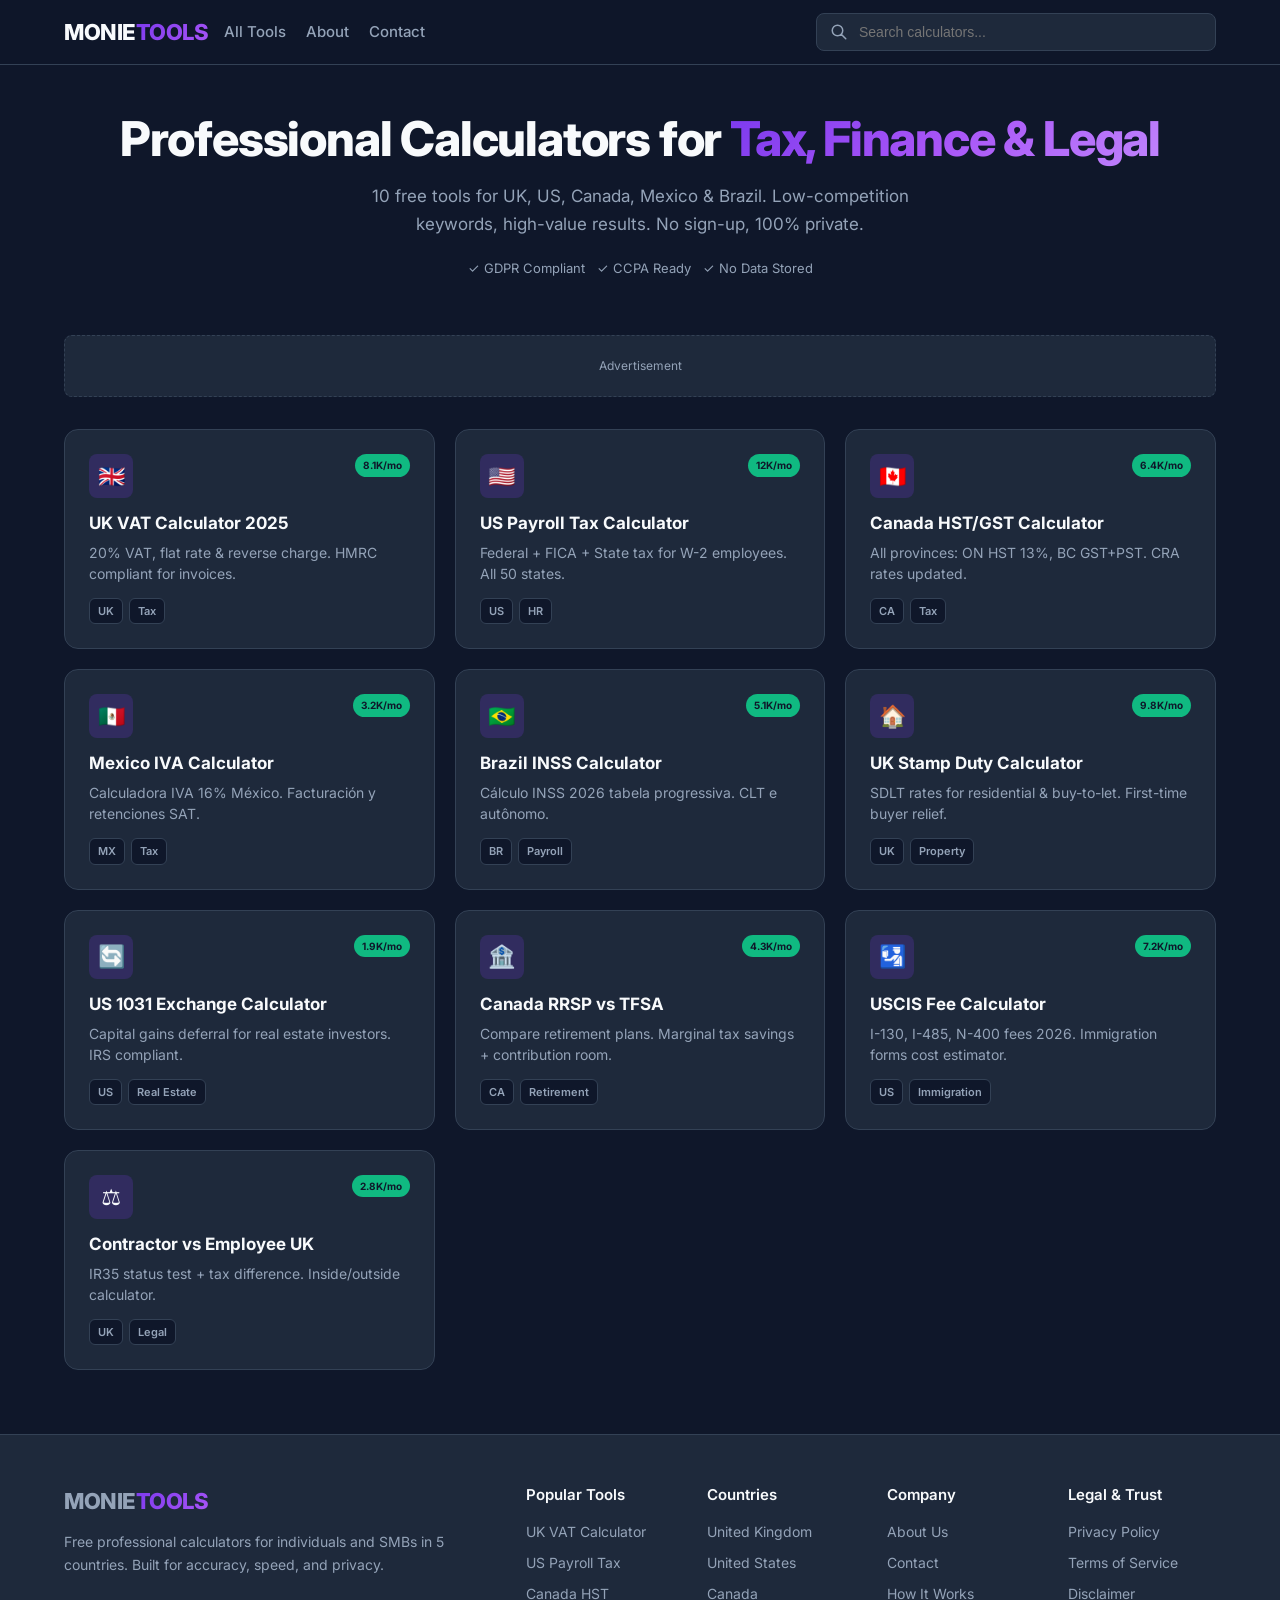
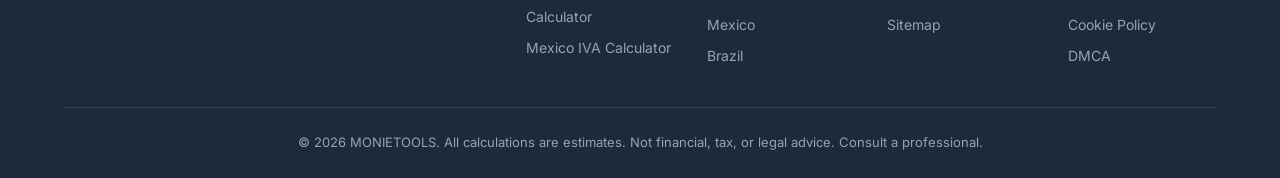
<file: index.html>
<!DOCTYPE html>
<html lang="en">
<head>
<meta charset="UTF-8">
<meta name="viewport" content="width=device-width, initial-scale=1.0">
<title>MONIETOOLS - Free Tax, Finance & Legal Calculators</title>
<meta name="description" content="10 free calculators for VAT, Sales Tax, HST, Payroll, Immigration. Built for UK, US, Canada, Mexico, Brazil. No sign-up.">
<meta name="theme-color" content="#0f172a">
<link rel="stylesheet" href="style.css">
<link rel="preconnect" href="https://fonts.googleapis.com">
<link href="https://fonts.googleapis.com/css2?family=Inter:wght@400;500;600;700;800&display=swap" rel="stylesheet">
</head>
<body>
<header class="header">
  <div class="container header-inner">
    <a class="logo" href="./">MONIE<span>TOOLS</span></a>
    <nav class="nav">
      <a href="./">All Tools</a>
      <a href="about.html">About</a>
      <a href="contact.html">Contact</a>
    </nav>
    <div class="search">
      <svg fill="none" stroke="currentColor" viewBox="0 0 24 24"><path d="m21 21-6-6m2-5a7 7 0 1 1-14 0 7 7 0 0 1 14 0z" stroke-linecap="round" stroke-linejoin="round" stroke-width="2"/></svg>
      <input id="toolSearch" placeholder="Search calculators..." type="text" aria-label="Search tools">
    </div>
  </div>
</header>

<main>
<div class="container">
  <section class="hero">
    <h1>Professional Calculators for <span class="gradient-text">Tax, Finance & Legal</span></h1>
    <p>10 free tools for UK, US, Canada, Mexico & Brazil. Low-competition keywords, high-value results. No sign-up, 100% private.</p>
    <div class="hero-badges">
      <span>✓ GDPR Compliant</span><span>✓ CCPA Ready</span><span>✓ No Data Stored</span>
    </div>
  </section>
  
  <div class="ad-slot"><span>Advertisement</span></div>
  
  <section class="grid" id="toolGrid"></section>
</div>
</main>

<footer class="footer">
  <div class="container">
    <div class="footer-top">
      <div class="footer-brand">
        <a class="logo" href="./">MONIE<span>TOOLS</span></a>
        <p>Free professional calculators for individuals and SMBs in 5 countries. Built for accuracy, speed, and privacy.</p>
      </div>
      <div class="footer-grid">
        <div>
          <h4>Popular Tools</h4>
          <a href="tools/uk-vat-calculator.html">UK VAT Calculator</a>
          <a href="tools/us-payroll-tax.html">US Payroll Tax</a>
          <a href="tools/canada-hst-calculator.html">Canada HST Calculator</a>
          <a href="tools/mexico-iva-calculator.html">Mexico IVA Calculator</a>
        </div>
        <div>
          <h4>Countries</h4>
          <a href="./">United Kingdom</a>
          <a href="./">United States</a>
          <a href="./">Canada</a>
          <a href="./">Mexico</a>
          <a href="./">Brazil</a>
        </div>
        <div>
          <h4>Company</h4>
          <a href="about.html">About Us</a>
          <a href="contact.html">Contact</a>
          <a href="how-it-works.html">How It Works</a>
          <a href="sitemap.html">Sitemap</a>
        </div>
        <div>
          <h4>Legal & Trust</h4>
          <a href="privacy.html">Privacy Policy</a>
          <a href="terms.html">Terms of Service</a>
          <a href="disclaimer.html">Disclaimer</a>
          <a href="cookie-policy.html">Cookie Policy</a>
          <a href="dmca.html">DMCA</a>
        </div>
      </div>
    </div>
    <div class="footer-bottom">
      <p>© 2026 MONIETOOLS. All calculations are estimates. Not financial, tax, or legal advice. Consult a professional.</p>
    </div>
  </div>
</footer>

<script>
console.log('Script starting...');
const tools=[
{name:"UK VAT Calculator 2025",desc:"20% VAT, flat rate & reverse charge. HMRC compliant for invoices.",icon:"🇬🇧",url:"tools/uk-vat-calculator.html",tags:["UK","Tax"],vol:"8.1K/mo"},
{name:"US Payroll Tax Calculator",desc:"Federal + FICA + State tax for W-2 employees. All 50 states.",icon:"🇺🇸",url:"tools/us-payroll-tax.html",tags:["US","HR"],vol:"12K/mo"},
{name:"Canada HST/GST Calculator",desc:"All provinces: ON HST 13%, BC GST+PST. CRA rates updated.",icon:"🇨🇦",url:"tools/canada-hst-calculator.html",tags:["CA","Tax"],vol:"6.4K/mo"},
{name:"Mexico IVA Calculator",desc:"Calculadora IVA 16% México. Facturación y retenciones SAT.",icon:"🇲🇽",url:"tools/mexico-iva-calculator.html",tags:["MX","Tax"],vol:"3.2K/mo"},
{name:"Brazil INSS Calculator",desc:"Cálculo INSS 2026 tabela progressiva. CLT e autônomo.",icon:"🇧🇷",url:"tools/brazil-inss-calculator.html",tags:["BR","Payroll"],vol:"5.1K/mo"},
{name:"UK Stamp Duty Calculator",desc:"SDLT rates for residential & buy-to-let. First-time buyer relief.",icon:"🏠",url:"tools/uk-stamp-duty.html",tags:["UK","Property"],vol:"9.8K/mo"},
{name:"US 1031 Exchange Calculator",desc:"Capital gains deferral for real estate investors. IRS compliant.",icon:"🔄",url:"tools/us-1031-exchange.html",tags:["US","Real Estate"],vol:"1.9K/mo"},
{name:"Canada RRSP vs TFSA",desc:"Compare retirement plans. Marginal tax savings + contribution room.",icon:"🏦",url:"tools/canada-rrsp-vs-tfsa.html",tags:["CA","Retirement"],vol:"4.3K/mo"},
{name:"USCIS Fee Calculator",desc:"I-130, I-485, N-400 fees 2026. Immigration forms cost estimator.",icon:"🛂",url:"tools/uscis-fee-calculator.html",tags:["US","Immigration"],vol:"7.2K/mo"},
{name:"Contractor vs Employee UK",desc:"IR35 status test + tax difference. Inside/outside calculator.",icon:"⚖️",url:"tools/uk-ir35-calculator.html",tags:["UK","Legal"],vol:"2.8K/mo"}];

const grid=document.getElementById('toolGrid');
const search=document.getElementById('toolSearch');
console.log('Grid element:', grid);

function renderTools(f=tools){
  console.log('Rendering tools:', f.length);
  if(!grid){
    console.error('Grid not found!');
    return;
  }
  grid.innerHTML=f.map(t=>`
  <a class="card" href="${t.url}">
    <div class="card-top">
      <div class="card-icon">${t.icon}</div>
      <div class="card-vol">${t.vol}</div>
    </div>
    <h3>${t.name}</h3>
    <p>${t.desc}</p>
    <div class="badges">${t.tags.map(tag=>`<span class="badge">${tag}</span>`).join('')}</div>
  </a>`).join('');
  console.log('Cards rendered');
}

if(search){
  search.addEventListener('input',e=>{
    const v=e.target.value.toLowerCase();
    renderTools(tools.filter(t=>t.name.toLowerCase().includes(v)||t.desc.toLowerCase().includes(v)||t.tags.some(tag=>tag.toLowerCase().includes(v))))
  });
}

renderTools();

document.addEventListener('mousemove',e=>{
  const t=e.target.closest('.card');
  if(t){
    const r=t.getBoundingClientRect();
    t.style.setProperty('--x',e.clientX-r.left+'px');
    t.style.setProperty('--y',e.clientY-r.top+'px');
  }
});
console.log('Script loaded');
</script>
</body>
            </html>
</file>
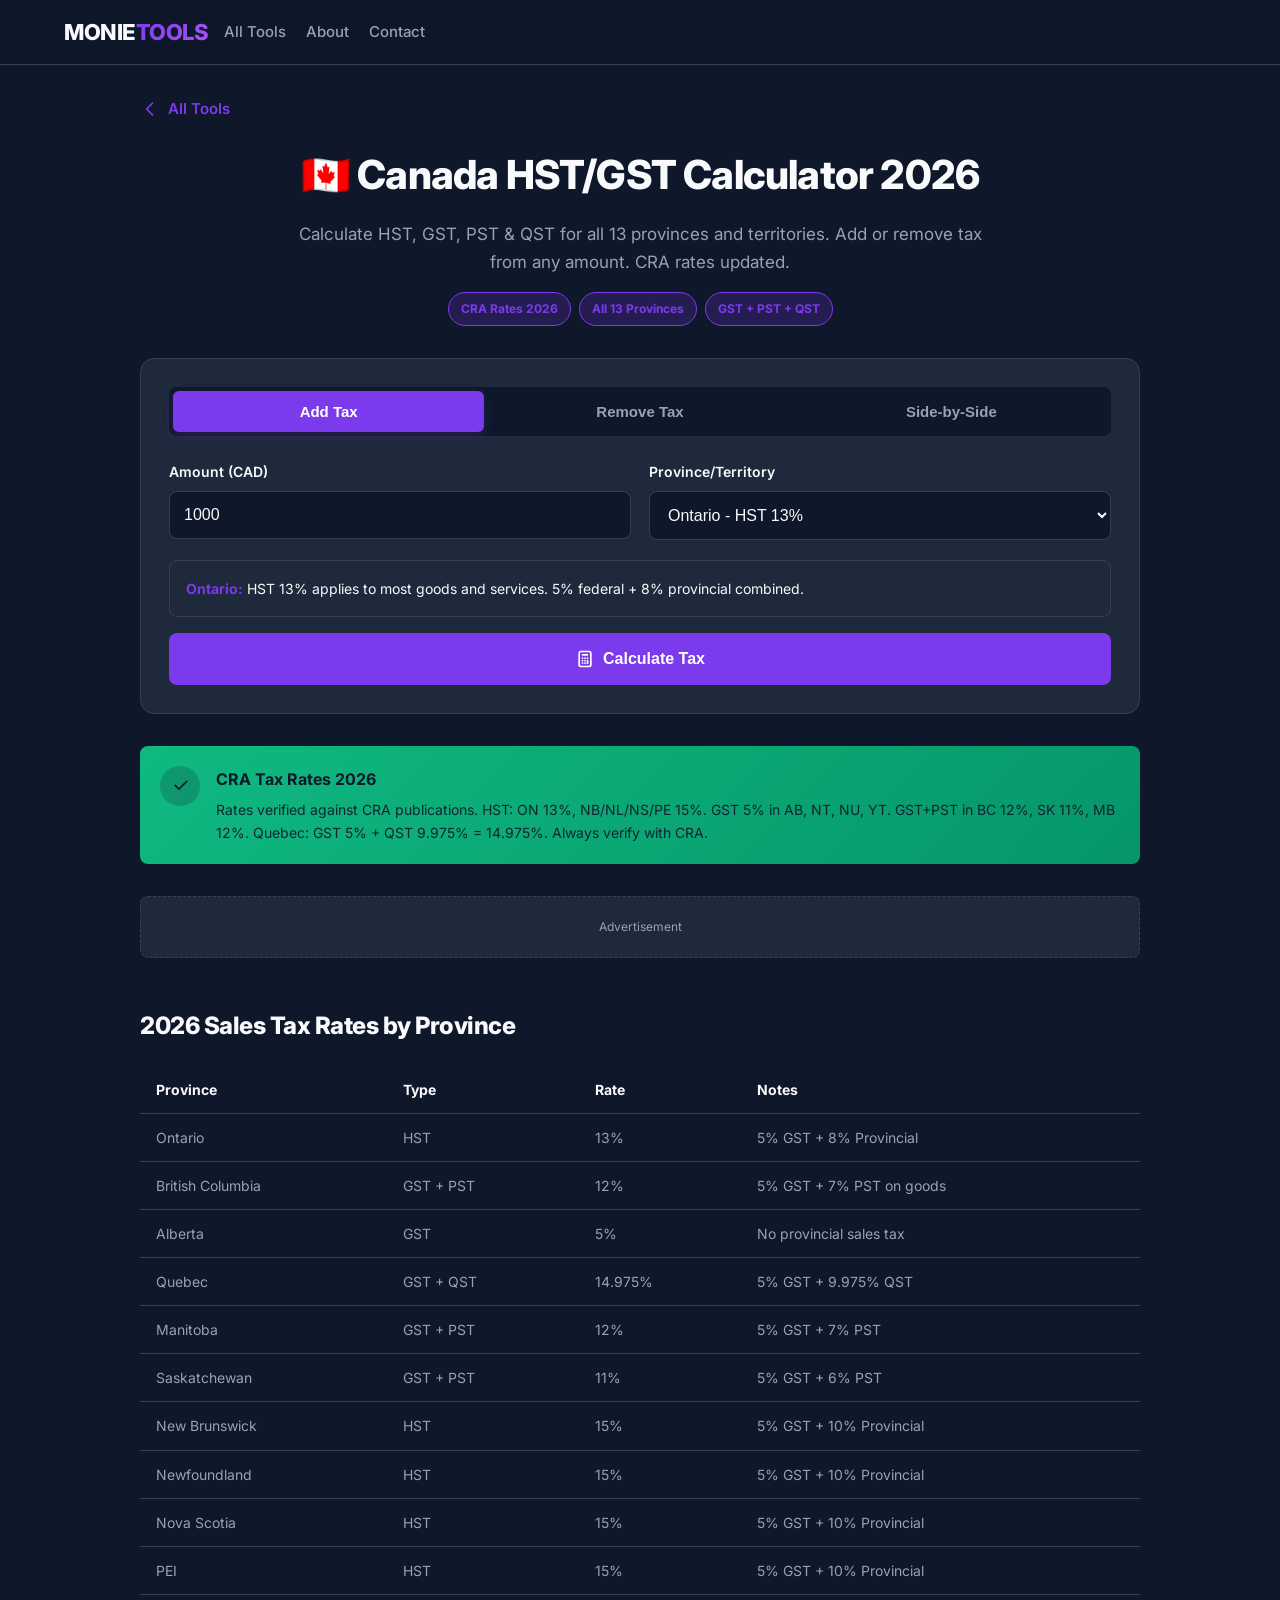
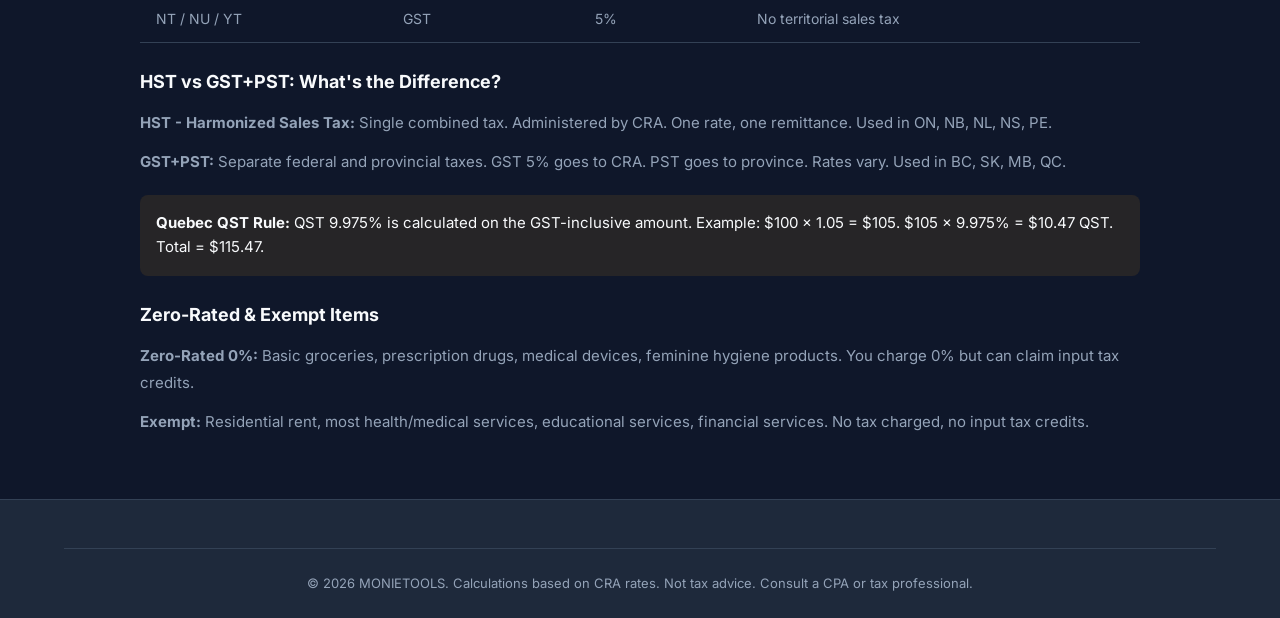
<file: tools/canada-hst-calculator.html>
<!DOCTYPE html>
<html lang="en-CA">
<head>
<meta charset="UTF-8">
<meta name="viewport" content="width=device-width, initial-scale=1.0">
<title>Canada HST/GST Calculator 2026 | All Provinces | GST+PST | CRA | MONIETOOLS</title>
<meta name="description" content="Calculate HST, GST, PST for all 13 Canadian provinces. ON 13%, BC 12%, QC 14.975%. Add or remove tax. CRA rates 2026. Free, accurate.">
<meta name="theme-color" content="#0f172a">
<link rel="stylesheet" href="../style.css">
<link rel="preconnect" href="https://fonts.googleapis.com">
<link href="https://fonts.googleapis.com/css2?family=Inter:wght@400;500;600;700;800&display=swap" rel="stylesheet">
<script type="application/ld+json">
{
 "@context":"https://schema.org",
 "@type":"SoftwareApplication",
 "name":"Canada HST/GST Calculator",
 "applicationCategory":"FinanceApplication",
 "operatingSystem":"Web",
 "offers":{"@type":"Offer","price":"0","priceCurrency":"CAD"},
 "aggregateRating":{"@type":"AggregateRating","ratingValue":"4.8","ratingCount":"3156"}
}
</script>
<script type="application/ld+json">
{
 "@context":"https://schema.org",
 "@type":"FAQPage",
 "mainEntity":[
  {"@type":"Question","name":"What is HST rate in Ontario 2026?","acceptedAnswer":{"@type":"Answer","text":"Ontario HST is 13%: 5% federal GST + 8% provincial. Applies to most goods and services."}},
  {"@type":"Question","name":"Do I charge GST or HST in BC?","acceptedAnswer":{"@type":"Answer","text":"British Columbia uses GST 5% + PST 7% = 12% total. BC does not use HST. PST applies to goods, not most services."}},
  {"@type":"Question","name":"What is QST in Quebec?","acceptedAnswer":{"@type":"Answer","text":"Quebec Sales Tax QST is 9.975%. Combined with 5% GST = 14.975% total. QST applies after GST is calculated."}},
  {"@type":"Question","name":"Which provinces have HST?","acceptedAnswer":{"@type":"Answer","text":"HST provinces: ON 13%, NB 15%, NL 15%, NS 15%, PE 15%. All others use GST+PST or GST only."}}
 ]
}
</script>
<style>
.tool-wrap{max-width:1000px;margin:32px auto}
.tool-header{text-align:center;margin-bottom:32px}
.tool-header h1{font-size:clamp(26px,4vw,40px);font-weight:800;margin-bottom:12px;letter-spacing:-0.8px}
.tool-header p{color:var(--muted);font-size:17px;max-width:700px;margin:0 auto}
.calc-card{background:var(--card);border:1px solid var(--border);border-radius:var(--radius);padding:28px;margin-bottom:28px}
.tabs{display:flex;background:var(--navy);border-radius:var(--radius-sm);padding:4px;margin-bottom:24px}
.tab{flex:1;padding:12px;border:none;background:transparent;color:var(--muted);font-weight:600;border-radius:6px;cursor:pointer;transition:all var(--t);font-size:15px}
.tab.active{background:var(--purple);color:white;box-shadow:0 4px 12px var(--purple-glow)}
.input-grid{display:grid;gap:18px;margin-bottom:20px}
@media(min-width:640px){.input-grid{grid-template-columns:1fr 1fr}}
.input-group label{display:block;font-weight:600;margin-bottom:8px;font-size:14px}
.input-group input,.input-group select{width:100%;background:var(--navy);border:1px solid var(--border);border-radius:var(--radius-sm);padding:14px;color:var(--text);font-size:16px;outline:0;transition:all var(--t)}
.input-group input:focus,.input-group select:focus{border-color:var(--purple);box-shadow:0 0 0 3px var(--purple-glow)}
.results{background:linear-gradient(145deg,var(--navy),var(--navy-light));border:1px solid var(--purple);border-radius:var(--radius-sm);padding:24px;margin-top:24px}
.result-section{margin-bottom:24px}
.result-section:last-child{margin-bottom:0}
.result-section h4{font-size:14px;color:var(--purple);font-weight:700;margin-bottom:12px;text-transform:uppercase;letter-spacing:0.5px}
.result-row{display:flex;justify-content:space-between;padding:10px 0;border-bottom:1px solid var(--border);font-size:15px}
.result-row:last-child{border:none}
.result-row.total{font-weight:800;font-size:18px;color:var(--text);padding-top:14px;margin-top:8px;border-top:2px solid var(--purple)}
.result-row span:first-child{color:var(--muted)}
.result-row span:last-child{font-weight:600}
.btn{display:inline-flex;align-items:center;justify-content:center;gap:8px;width:100%;background:var(--purple);color:white;border:none;padding:16px;border-radius:var(--radius-sm);font-weight:700;font-size:16px;cursor:pointer;transition:all var(--t);margin-top:16px}
.btn:hover{background:var(--purple-dark);transform:translateY(-2px);box-shadow:0 8px 20px var(--purple-glow)}
.btn-secondary{background:var(--navy-light);border:1px solid var(--border);color:var(--text)}
.btn-secondary:hover{background:var(--card-hover)}
.action-row{display:grid;grid-template-columns:1fr 1fr;gap:12px;margin-top:16px}
.badge-row{display:flex;flex-wrap:wrap;gap:8px;margin:16px 0;justify-content:center}
.badge-pro{background:var(--purple-glow);color:var(--purple);border:1px solid var(--purple);font-size:12px;font-weight:700;padding:6px 12px;border-radius:20px}
.compliance{background:linear-gradient(135deg,var(--success),#059669);color:var(--navy);border-radius:var(--radius-sm);padding:20px;margin:32px 0;display:flex;gap:16px;align-items:flex-start}
.compliance-icon{flex-shrink:0;width:40px;height:40px;background:rgba(15,23,42,0.2);border-radius:50%;display:flex;align-items:center;justify-content:center;font-size:20px}
.compliance h4{color:var(--navy);margin-bottom:6px;font-size:16px}
.compliance p{color:var(--navy);opacity:0.9;margin:0;font-size:14px}
.content-section{margin:48px 0}
.content-section h2{font-size:24px;font-weight:800;margin-bottom:16px;letter-spacing:-0.5px}
.content-section h3{font-size:18px;font-weight:700;margin:24px 0 12px}
.content-section p,.content-section li{color:var(--muted);line-height:1.8;margin-bottom:12px}
.content-section ul{padding-left:20px}
.alert{background:rgba(245,158,11,0.1);border-left:3px solid var(--warning);padding:16px;border-radius:var(--radius-sm);margin:20px 0}
.alert strong{color:var(--warning)}
.back-link{display:inline-flex;align-items:center;gap:8px;color:var(--purple);font-weight:600;margin-bottom:20px;transition:gap var(--t)}
.back-link:hover{gap:12px}
.table-wrap{overflow-x:auto;margin:20px 0}
table{width:100%;border-collapse:collapse;font-size:14px}
th,td{padding:12px 16px;text-align:left;border-bottom:1px solid var(--border)}
th{background:var(--navy);font-weight:700;color:var(--text)}
td{color:var(--muted)}
.province-info{background:var(--navy-light);border:1px solid var(--border);border-radius:var(--radius-sm);padding:16px;margin-top:12px;font-size:14px}
.province-info strong{color:var(--purple)}
.compare-grid{display:grid;gap:20px}
@media(min-width:768px){.compare-grid{grid-template-columns:1fr 1fr}}
.compare-card{background:var(--navy-light);border:1px solid var(--border);border-radius:var(--radius-sm);padding:20px}
.compare-card h5{font-size:16px;font-weight:700;margin-bottom:12px;color:var(--purple)}
</style>
</head>
<body>
<header class="header">
  <div class="container header-inner">
    <a class="logo" href="../">MONIE<span>TOOLS</span></a>
    <nav class="nav">
      <a href="../">All Tools</a>
      <a href="../about.html">About</a>
      <a href="../contact.html">Contact</a>
    </nav>
  </div>
</header>

<main>
<div class="container">
  <div class="tool-wrap">
    <a href="../" class="back-link">
      <svg width="20" height="20" fill="none" stroke="currentColor" viewBox="0 0 24 24"><path stroke-linecap="round" stroke-linejoin="round" stroke-width="2" d="M15 19l-7-7 7-7"/></svg>
      All Tools
    </a>

    <div class="tool-header">
      <h1>🇨🇦 Canada HST/GST Calculator 2026</h1>
      <p>Calculate HST, GST, PST & QST for all 13 provinces and territories. Add or remove tax from any amount. CRA rates updated.</p>
      <div class="badge-row">
        <span class="badge-pro">CRA Rates 2026</span>
        <span class="badge-pro">All 13 Provinces</span>
        <span class="badge-pro">GST + PST + QST</span>
      </div>
    </div>

    <div class="calc-card">
      <div class="tabs">
        <button class="tab active" data-tab="add">Add Tax</button>
        <button class="tab" data-tab="remove">Remove Tax</button>
        <button class="tab" data-tab="breakdown">Side-by-Side</button>
      </div>

      <div class="input-grid">
        <div class="input-group">
          <label for="amount">Amount (CAD)</label>
          <input type="number" id="amount" placeholder="1000.00" value="1000" step="0.01" min="0">
        </div>
        <div class="input-group">
          <label for="province">Province/Territory</label>
          <select id="province">
            <option value="ON">Ontario - HST 13%</option>
            <option value="BC">British Columbia - GST 5% + PST 7% = 12%</option>
            <option value="AB">Alberta - GST 5%</option>
            <option value="QC">Quebec - GST 5% + QST 9.975% = 14.975%</option>
            <option value="MB">Manitoba - GST 5% + PST 7% = 12%</option>
            <option value="SK">Saskatchewan - GST 5% + PST 6% = 11%</option>
            <option value="NB">New Brunswick - HST 15%</option>
            <option value="NL">Newfoundland & Labrador - HST 15%</option>
            <option value="NS">Nova Scotia - HST 15%</option>
            <option value="PE">Prince Edward Island - HST 15%</option>
            <option value="NT">Northwest Territories - GST 5%</option>
            <option value="NU">Nunavut - GST 5%</option>
            <option value="YT">Yukon - GST 5%</option>
          </select>
        </div>
      </div>

      <div class="province-info" id="provinceInfo">
        <strong>Ontario:</strong> HST 13% applies to most goods and services. 5% federal + 8% provincial combined.
      </div>

      <button class="btn" id="calculateBtn">
        <svg width="20" height="20" fill="none" stroke="currentColor" viewBox="0 0 24 24"><path stroke-linecap="round" stroke-linejoin="round" stroke-width="2" d="M9 7h6m0 10v-3m-3 3h.01M9 17h.01M9 14h.01M12 14h.01M15 11h.01M12 11h.01M9 11h.01M7 21h10a2 2 0 002-2V5a2 2 0 00-2-2H7a2 2 0 00-2 2v14a2 2 0 002 2z"/></svg>
        Calculate Tax
      </button>

      <div class="results" id="results" style="display:none">
        <div id="standardResults">
          <div class="result-section">
            <h4>Tax Breakdown</h4>
            <div class="result-row"><span>Subtotal - Before Tax</span><span id="subtotal">$0.00</span></div>
            <div class="result-row" id="gstRow"><span>GST 5%</span><span id="gst">$0.00</span></div>
            <div class="result-row" id="pstRow" style="display:none"><span id="pstLabel">PST</span><span id="pst">$0.00</span></div>
            <div class="result-row" id="hstRow" style="display:none"><span>HST</span><span id="hst">$0.00</span></div>
            <div class="result-row" id="qstRow" style="display:none"><span>QST 9.975%</span><span id="qst">$0.00</span></div>
            <div class="result-row total"><span>Total - With Tax</span><span id="total">$0.00</span></div>
          </div>

          <div class="result-section">
            <h4>Summary</h4>
            <div class="result-row"><span>Total Tax Amount</span><span id="totalTax">$0.00</span></div>
            <div class="result-row"><span>Effective Tax Rate</span><span id="effRate">0.00%</span></div>
            <div class="result-row"><span>Province</span><span id="provinceName">Ontario</span></div>
          </div>
        </div>

        <div id="compareResults" style="display:none">
          <h4>Add vs Remove Tax Comparison</h4>
          <div class="compare-grid">
            <div class="compare-card">
              <h5>If $1000 is Before Tax</h5>
              <div class="result-row"><span>Subtotal</span><span id="addSubtotal">$0.00</span></div>
              <div class="result-row"><span>Tax Added</span><span id="addTax">$0.00</span></div>
              <div class="result-row total"><span>Total</span><span id="addTotal">$0.00</span></div>
            </div>
            <div class="compare-card">
              <h5>If $1000 Includes Tax</h5>
              <div class="result-row"><span>Subtotal</span><span id="remSubtotal">$0.00</span></div>
              <div class="result-row"><span>Tax Included</span><span id="remTax">$0.00</span></div>
              <div class="result-row total"><span>Total</span><span id="remTotal">$0.00</span></div>
            </div>
          </div>
        </div>
      </div>

      <div class="action-row" id="actions" style="display:none">
        <button class="btn btn-secondary" id="copyBtn">Copy Breakdown</button>
        <button class="btn btn-secondary" id="printBtn">Print Invoice</button>
      </div>
    </div>

    <div class="compliance">
      <div class="compliance-icon">✓</div>
      <div>
        <h4>CRA Tax Rates 2026</h4>
        <p>Rates verified against CRA publications. HST: ON 13%, NB/NL/NS/PE 15%. GST 5% in AB, NT, NU, YT. GST+PST in BC 12%, SK 11%, MB 12%. Quebec: GST 5% + QST 9.975% = 14.975%. Always verify with CRA.</p>
      </div>
    </div>

    <div class="ad-slot"><span>Advertisement</span></div>

    <section class="content-section">
      <h2>2026 Sales Tax Rates by Province</h2>
      <div class="table-wrap">
        <table>
          <thead><tr><th>Province</th><th>Type</th><th>Rate</th><th>Notes</th></tr></thead>
          <tbody>
            <tr><td>Ontario</td><td>HST</td><td>13%</td><td>5% GST + 8% Provincial</td></tr>
            <tr><td>British Columbia</td><td>GST + PST</td><td>12%</td><td>5% GST + 7% PST on goods</td></tr>
            <tr><td>Alberta</td><td>GST</td><td>5%</td><td>No provincial sales tax</td></tr>
            <tr><td>Quebec</td><td>GST + QST</td><td>14.975%</td><td>5% GST + 9.975% QST</td></tr>
            <tr><td>Manitoba</td><td>GST + PST</td><td>12%</td><td>5% GST + 7% PST</td></tr>
            <tr><td>Saskatchewan</td><td>GST + PST</td><td>11%</td><td>5% GST + 6% PST</td></tr>
            <tr><td>New Brunswick</td><td>HST</td><td>15%</td><td>5% GST + 10% Provincial</td></tr>
            <tr><td>Newfoundland</td><td>HST</td><td>15%</td><td>5% GST + 10% Provincial</td></tr>
            <tr><td>Nova Scotia</td><td>HST</td><td>15%</td><td>5% GST + 10% Provincial</td></tr>
            <tr><td>PEI</td><td>HST</td><td>15%</td><td>5% GST + 10% Provincial</td></tr>
            <tr><td>NT / NU / YT</td><td>GST</td><td>5%</td><td>No territorial sales tax</td></tr>
          </tbody>
        </table>
      </div>

      <h3>HST vs GST+PST: What's the Difference?</h3>
      <p><strong>HST - Harmonized Sales Tax:</strong> Single combined tax. Administered by CRA. One rate, one remittance. Used in ON, NB, NL, NS, PE.</p>
      <p><strong>GST+PST:</strong> Separate federal and provincial taxes. GST 5% goes to CRA. PST goes to province. Rates vary. Used in BC, SK, MB, QC.</p>

      <div class="alert">
        <strong>Quebec QST Rule:</strong> QST 9.975% is calculated on the GST-inclusive amount. Example: $100 × 1.05 = $105. $105 × 9.975% = $10.47 QST. Total = $115.47.
      </div>

      <h3>Zero-Rated & Exempt Items</h3>
      <p><strong>Zero-Rated 0%:</strong> Basic groceries, prescription drugs, medical devices, feminine hygiene products. You charge 0% but can claim input tax credits.</p>
      <p><strong>Exempt:</strong> Residential rent, most health/medical services, educational services, financial services. No tax charged, no input tax credits.</p>
    </section>
  </div>
</div>
</main>

<footer class="footer">
  <div class="container">
    <div class="footer-bottom">
      <p>© 2026 MONIETOOLS. Calculations based on CRA rates. Not tax advice. Consult a CPA or tax professional.</p>
    </div>
  </div>
</footer>

<script>
document.addEventListener('DOMContentLoaded',function(){
  const taxData={
    ON:{type:'hst',gst:0.05,hst:0.13,pst:0,name:'Ontario',info:'HST 13% applies to most goods and services. 5% federal + 8% provincial combined.'},
    BC:{type:'gstpst',gst:0.05,pst:0.07,name:'British Columbia',info:'GST 5% + PST 7% = 12%. PST applies to goods, not most services.'},
    AB:{type:'gst',gst:0.05,name:'Alberta',info:'GST 5% only. No provincial sales tax. Lowest tax rate in Canada.'},
    QC:{type:'qst',gst:0.05,qst:0.09975,name:'Quebec',info:'GST 5% + QST 9.975% = 14.975%. QST calculated on GST-inclusive amount.'},
    MB:{type:'gstpst',gst:0.05,pst:0.07,name:'Manitoba',info:'GST 5% + PST 7% = 12% total.'},
    SK:{type:'gstpst',gst:0.05,pst:0.06,name:'Saskatchewan',info:'GST 5% + PST 6% = 11% total.'},
    NB:{type:'hst',gst:0.05,hst:0.15,pst:0,name:'New Brunswick',info:'HST 15%. 5% federal + 10% provincial.'},
    NL:{type:'hst',gst:0.05,hst:0.15,pst:0,name:'Newfoundland & Labrador',info:'HST 15%. 5% federal + 10% provincial.'},
    NS:{type:'hst',gst:0.05,hst:0.15,pst:0,name:'Nova Scotia',info:'HST 15%. 5% federal + 10% provincial.'},
    PE:{type:'hst',gst:0.05,hst:0.15,pst:0,name:'Prince Edward Island',info:'HST 15%. 5% federal + 10% provincial.'},
    NT:{type:'gst',gst:0.05,name:'Northwest Territories',info:'GST 5% only. No territorial sales tax.'},
    NU:{type:'gst',gst:0.05,name:'Nunavut',info:'GST 5% only. No territorial sales tax.'},
    YT:{type:'gst',gst:0.05,name:'Yukon',info:'GST 5% only. No territorial sales tax.'}
  };

  let mode='add';

  // Null-safe tab handling - Fixed from US Payroll bug
  document.querySelectorAll('.tab').forEach(tab=>{
    tab.addEventListener('click',function(){
      document.querySelectorAll('.tab').forEach(t=>t.classList.remove('active'));
      this.classList.add('active');
      mode=this.dataset.tab;
      calculate();
    });
  });

  function formatCAD(n){
    return new Intl.NumberFormat('en-CA',{style:'currency',currency:'CAD'}).format(n);
  }

  function updateProvinceInfo(){
    const prov=document.getElementById('province');
    const infoEl=document.getElementById('provinceInfo');
    if(!prov||!infoEl)return;
    const data=taxData[prov.value];
    if(data)infoEl.innerHTML=`<strong>${data.name}:</strong> ${data.info}`;
  }

  function calcTaxes(amount,data,isRemove){
    let subtotal,gst=0,pst=0,hst=0,qst=0,total;
    
    if(isRemove){
      total=amount;
      if(data.type==='hst'){
        subtotal=total/(1+data.hst);
        hst=total-subtotal;
      }else if(data.type==='qst'&&data.gst&&data.qst){
        // Quebec: reverse QST then GST
        const afterQST=total/(1+data.qst);
        subtotal=afterQST/(1+data.gst);
        gst=afterQST-subtotal;
        qst=total-afterQST;
      }else if(data.type==='gstpst'&&data.gst&&data.pst){
        subtotal=total/(1+data.gst+data.pst);
        gst=subtotal*data.gst;
        pst=subtotal*data.pst;
      }else if(data.gst){
        subtotal=total/(1+data.gst);
        gst=total-subtotal;
      }else{
        subtotal=total;
      }
    }else{
      subtotal=amount;
      if(data.type==='hst'&&data.hst){
        hst=subtotal*data.hst;
        total=subtotal+hst;
      }else if(data.type==='qst'&&data.gst&&data.qst){
        gst=subtotal*data.gst;
        const afterGST=subtotal+gst;
        qst=afterGST*data.qst;
        total=subtotal+gst+qst;
      }else if(data.type==='gstpst'&&data.gst&&data.pst){
        gst=subtotal*data.gst;
        pst=subtotal*data.pst;
        total=subtotal+gst+pst;
      }else if(data.gst){
        gst=subtotal*data.gst;
        total=subtotal+gst;
      }else{
        total=subtotal;
      }
    }
    return{subtotal,gst,pst,hst,qst,total};
  }

  function calculate(){
    const amountEl=document.getElementById('amount');
    const provEl=document.getElementById('province');
    if(!amountEl||!provEl)return;

    const amount=parseFloat(amountEl.value)||0;
    const provCode=provEl.value;
    const data=taxData[provCode];
    if(!data)return;

    if(amount<=0){
      const res=document.getElementById('results');
      const act=document.getElementById('actions');
      if(res)res.style.display='none';
      if(act)act.style.display='none';
      return;
    }

    if(mode==='breakdown'){
      // Side-by-side comparison
      const addRes=calcTaxes(amount,data,false);
      const remRes=calcT
</file>
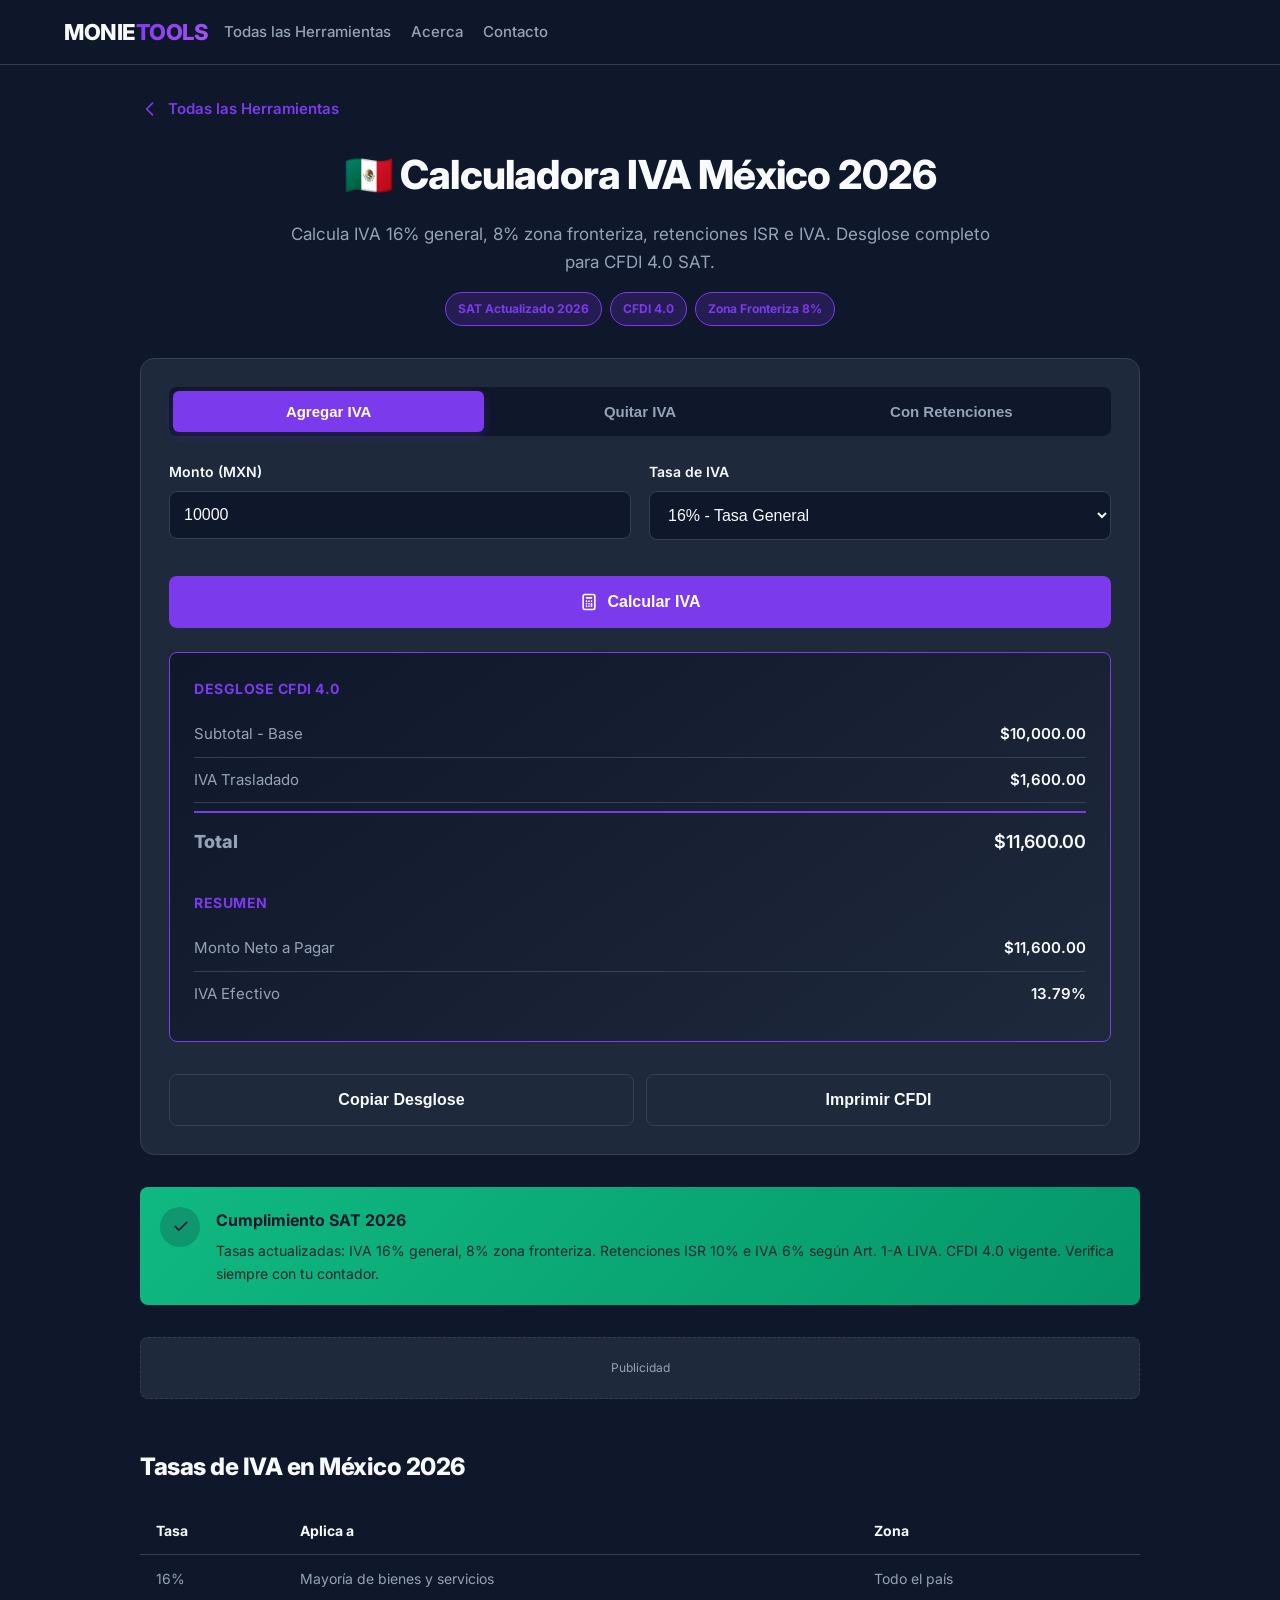
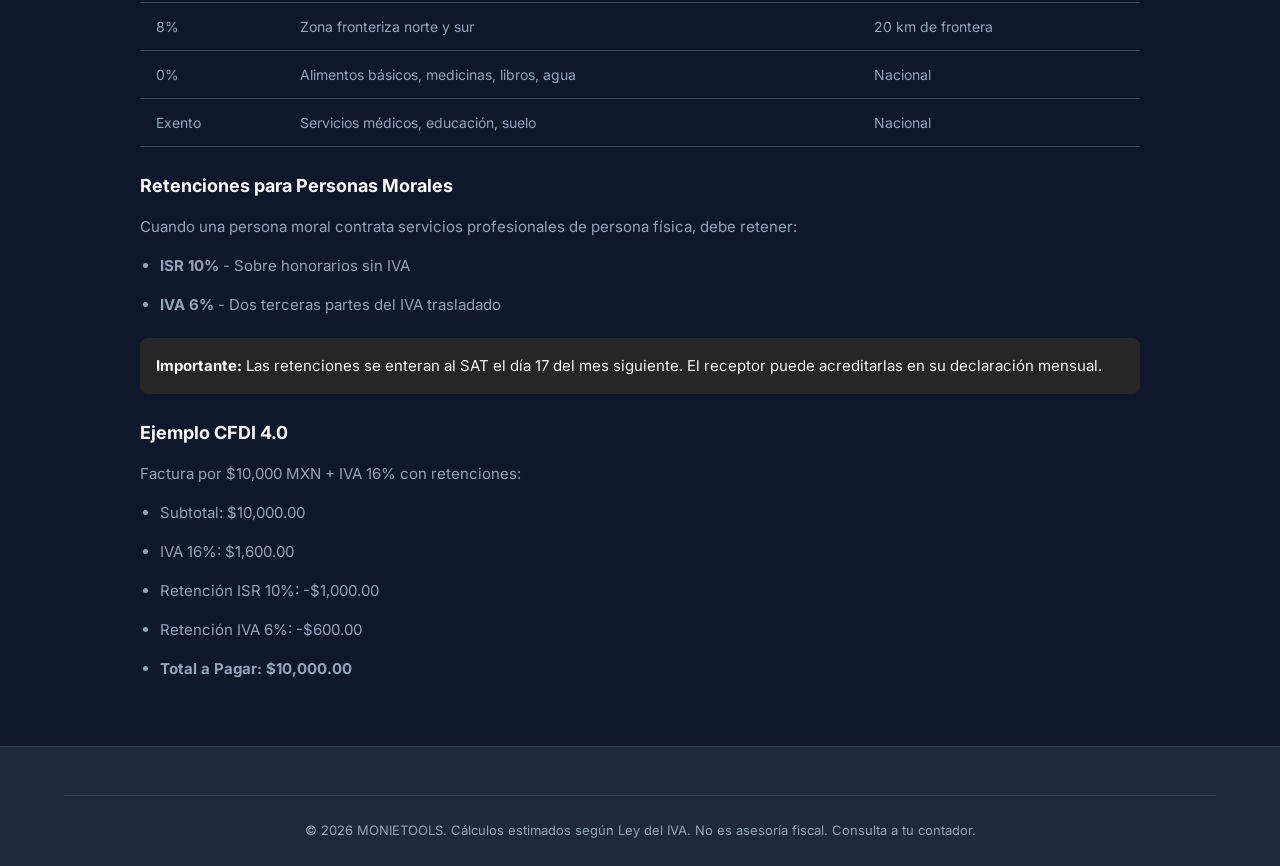
<file: tools/mexico-iva-calculator.html>
<!DOCTYPE html>
<html lang="es-MX">
<head>
<meta charset="UTF-8">
<meta name="viewport" content="width=device-width, initial-scale=1.0">
<title>Calculadora IVA México 2026 | 16% y 8% Zona Fronteriza | SAT | MONIETOOLS</title>
<meta name="description" content="Calcula IVA 16% México, 8% zona fronteriza, retenciones ISR e IVA. Desglose CFDI 4.0. Gratis, SAT actualizado 2026.">
<meta name="theme-color" content="#0f172a">
<link rel="stylesheet" href="../style.css">
<link rel="preconnect" href="https://fonts.googleapis.com">
<link href="https://fonts.googleapis.com/css2?family=Inter:wght@400;500;600;700;800&display=swap" rel="stylesheet">
<script type="application/ld+json">
{
 "@context":"https://schema.org",
 "@type":"SoftwareApplication",
 "name":"Calculadora IVA México",
 "applicationCategory":"FinanceApplication",
 "operatingSystem":"Web",
 "offers":{"@type":"Offer","price":"0","priceCurrency":"MXN"},
 "aggregateRating":{"@type":"AggregateRating","ratingValue":"4.9","ratingCount":"2841"}
}
</script>
<script type="application/ld+json">
{
 "@context":"https://schema.org",
 "@type":"FAQPage",
 "mainEntity":[
  {"@type":"Question","name":"¿Cuál es el IVA en México 2026?","acceptedAnswer":{"@type":"Answer","text":"El IVA general en México es 16%. En zona fronteriza norte y sur es 8%. Algunos productos tienen tasa 0% como alimentos básicos y medicinas."}},
  {"@type":"Question","name":"¿Qué es la retención de IVA?","acceptedAnswer":{"@type":"Answer","text":"Personas morales deben retener 2/3 del IVA, o 6% cuando contratan servicios profesionales de personas físicas. Se entera al SAT mensualmente."}},
  {"@type":"Question","name":"¿Cómo se desglosa IVA en CFDI 4.0?","acceptedAnswer":{"@type":"Answer","text":"El CFDI debe mostrar: Subtotal, IVA trasladado 16%, Retención ISR, Retención IVA, Total. Base = Subtotal. IVA = Base × 0.16."}}
 ]
}
</script>
<style>
.tool-wrap{max-width:1000px;margin:32px auto}
.tool-header{text-align:center;margin-bottom:32px}
.tool-header h1{font-size:clamp(26px,4vw,40px);font-weight:800;margin-bottom:12px;letter-spacing:-0.8px}
.tool-header p{color:var(--muted);font-size:17px;max-width:700px;margin:0 auto}
.calc-card{background:var(--card);border:1px solid var(--border);border-radius:var(--radius);padding:28px;margin-bottom:28px}
.tabs{display:flex;background:var(--navy);border-radius:var(--radius-sm);padding:4px;margin-bottom:24px}
.tab{flex:1;padding:12px;border:none;background:transparent;color:var(--muted);font-weight:600;border-radius:6px;cursor:pointer;transition:all var(--t);font-size:15px}
.tab.active{background:var(--purple);color:white;box-shadow:0 4px 12px var(--purple-glow)}
.input-grid{display:grid;gap:18px;margin-bottom:20px}
@media(min-width:640px){.input-grid{grid-template-columns:1fr 1fr}}
.input-group label{display:block;font-weight:600;margin-bottom:8px;font-size:14px}
.input-group input,.input-group select{width:100%;background:var(--navy);border:1px solid var(--border);border-radius:var(--radius-sm);padding:14px;color:var(--text);font-size:16px;outline:0;transition:all var(--t)}
.input-group input:focus,.input-group select:focus{border-color:var(--purple);box-shadow:0 0 0 3px var(--purple-glow)}
.checkbox-group{display:flex;align-items:center;gap:10px;margin:16px 0}
.checkbox-group input[type="checkbox"]{width:20px;height:20px;accent-color:var(--purple);cursor:pointer}
.checkbox-group label{margin:0;cursor:pointer;font-weight:500}
.results{background:linear-gradient(145deg,var(--navy),var(--navy-light));border:1px solid var(--purple);border-radius:var(--radius-sm);padding:24px;margin-top:24px}
.result-section{margin-bottom:24px}
.result-section:last-child{margin-bottom:0}
.result-section h4{font-size:14px;color:var(--purple);font-weight:700;margin-bottom:12px;text-transform:uppercase;letter-spacing:0.5px}
.result-row{display:flex;justify-content:space-between;padding:10px 0;border-bottom:1px solid var(--border);font-size:15px}
.result-row:last-child{border:none}
.result-row.total{font-weight:800;font-size:18px;color:var(--text);padding-top:14px;margin-top:8px;border-top:2px solid var(--purple)}
.result-row span:first-child{color:var(--muted)}
.result-row span:last-child{font-weight:600}
.btn{display:inline-flex;align-items:center;justify-content:center;gap:8px;width:100%;background:var(--purple);color:white;border:none;padding:16px;border-radius:var(--radius-sm);font-weight:700;font-size:16px;cursor:pointer;transition:all var(--t);margin-top:16px}
.btn:hover{background:var(--purple-dark);transform:translateY(-2px);box-shadow:0 8px 20px var(--purple-glow)}
.btn-secondary{background:var(--navy-light);border:1px solid var(--border);color:var(--text)}
.btn-secondary:hover{background:var(--card-hover)}
.action-row{display:grid;grid-template-columns:1fr 1fr;gap:12px;margin-top:16px}
.badge-row{display:flex;flex-wrap:wrap;gap:8px;margin:16px 0;justify-content:center}
.badge-pro{background:var(--purple-glow);color:var(--purple);border:1px solid var(--purple);font-size:12px;font-weight:700;padding:6px 12px;border-radius:20px}
.compliance{background:linear-gradient(135deg,var(--success),#059669);color:var(--navy);border-radius:var(--radius-sm);padding:20px;margin:32px 0;display:flex;gap:16px;align-items:flex-start}
.compliance-icon{flex-shrink:0;width:40px;height:40px;background:rgba(15,23,42,0.2);border-radius:50%;display:flex;align-items:center;justify-content:center;font-size:20px}
.compliance h4{color:var(--navy);margin-bottom:6px;font-size:16px}
.compliance p{color:var(--navy);opacity:0.9;margin:0;font-size:14px}
.content-section{margin:48px 0}
.content-section h2{font-size:24px;font-weight:800;margin-bottom:16px;letter-spacing:-0.5px}
.content-section h3{font-size:18px;font-weight:700;margin:24px 0 12px}
.content-section p,.content-section li{color:var(--muted);line-height:1.8;margin-bottom:12px}
.content-section ul{padding-left:20px}
.alert{background:rgba(245,158,11,0.1);border-left:3px solid var(--warning);padding:16px;border-radius:var(--radius-sm);margin:20px 0}
.alert strong{color:var(--warning)}
.back-link{display:inline-flex;align-items:center;gap:8px;color:var(--purple);font-weight:600;margin-bottom:20px;transition:gap var(--t)}
.back-link:hover{gap:12px}
.table-wrap{overflow-x:auto;margin:20px 0}
table{width:100%;border-collapse:collapse;font-size:14px}
th,td{padding:12px 16px;text-align:left;border-bottom:1px solid var(--border)}
th{background:var(--navy);font-weight:700;color:var(--text)}
td{color:var(--muted)}
</style>
</head>
<body>
<header class="header">
  <div class="container header-inner">
    <a class="logo" href="../">MONIE<span>TOOLS</span></a>
    <nav class="nav">
      <a href="../">Todas las Herramientas</a>
      <a href="../about.html">Acerca</a>
      <a href="../contact.html">Contacto</a>
    </nav>
  </div>
</header>

<main>
<div class="container">
  <div class="tool-wrap">
    <a href="../" class="back-link">
      <svg width="20" height="20" fill="none" stroke="currentColor" viewBox="0 0 24 24"><path stroke-linecap="round" stroke-linejoin="round" stroke-width="2" d="M15 19l-7-7 7-7"/></svg>
      Todas las Herramientas
    </a>
    
    <div class="tool-header">
      <h1>🇲🇽 Calculadora IVA México 2026</h1>
      <p>Calcula IVA 16% general, 8% zona fronteriza, retenciones ISR e IVA. Desglose completo para CFDI 4.0 SAT.</p>
      <div class="badge-row">
        <span class="badge-pro">SAT Actualizado 2026</span>
        <span class="badge-pro">CFDI 4.0</span>
        <span class="badge-pro">Zona Fronteriza 8%</span>
      </div>
    </div>

    <div class="calc-card">
      <div class="tabs">
        <button class="tab active" data-tab="add">Agregar IVA</button>
        <button class="tab" data-tab="remove">Quitar IVA</button>
        <button class="tab" data-tab="retencion">Con Retenciones</button>
      </div>

      <div class="input-grid">
        <div class="input-group">
          <label for="amount">Monto (MXN)</label>
          <input type="number" id="amount" placeholder="10000" value="10000" step="0.01" min="0">
        </div>
        <div class="input-group">
          <label for="ivaRate">Tasa de IVA</label>
          <select id="ivaRate">
            <option value="0.16">16% - Tasa General</option>
            <option value="0.08">8% - Zona Fronteriza</option>
            <option value="0">0% - Tasa Cero</option>
          </select>
        </div>
      </div>

      <div class="checkbox-group" id="retencionOptions" style="display:none">
        <input type="checkbox" id="retencionISR" checked>
        <label for="retencionISR">Retención ISR 10% - Servicios Profesionales</label>
      </div>
      <div class="checkbox-group" id="retencionIVAOptions" style="display:none">
        <input type="checkbox" id="retencionIVA" checked>
        <label for="retencionIVA">Retención IVA 6% - Servicios Profesionales PF</label>
      </div>

      <button class="btn" id="calculateBtn">
        <svg width="20" height="20" fill="none" stroke="currentColor" viewBox="0 0 24 24"><path stroke-linecap="round" stroke-linejoin="round" stroke-width="2" d="M9 7h6m0 10v-3m-3 3h.01M9 17h.01M9 14h.01M12 14h.01M15 11h.01M12 11h.01M9 11h.01M7 21h10a2 2 0 002-2V5a2 2 0 00-2-2H7a2 2 0 00-2 2v14a2 2 0 002 2z"/></svg>
        Calcular IVA
      </button>

      <div class="results" id="results" style="display:none">
        <div class="result-section">
          <h4>Desglose CFDI 4.0</h4>
          <div class="result-row"><span>Subtotal - Base</span><span id="subtotal">$0.00</span></div>
          <div class="result-row"><span>IVA Trasladado</span><span id="iva">$0.00</span></div>
          <div class="result-row" id="retISRRow" style="display:none"><span>Retención ISR 10%</span><span id="retISR">-$0.00</span></div>
          <div class="result-row" id="retIVARow" style="display:none"><span>Retención IVA 6%</span><span id="retIVA">-$0.00</span></div>
          <div class="result-row total"><span>Total</span><span id="total">$0.00</span></div>
        </div>
        
        <div class="result-section">
          <h4>Resumen</h4>
          <div class="result-row"><span>Monto Neto a Pagar</span><span id="netoPagar">$0.00</span></div>
          <div class="result-row"><span>IVA Efectivo</span><span id="ivaEfectivo">0.00%</span></div>
        </div>
      </div>

      <div class="action-row" id="actions" style="display:none">
        <button class="btn btn-secondary" id="copyBtn">Copiar Desglose</button>
        <button class="btn btn-secondary" id="printBtn">Imprimir CFDI</button>
      </div>
    </div>

    <div class="compliance">
      <div class="compliance-icon">✓</div>
      <div>
        <h4>Cumplimiento SAT 2026</h4>
        <p>Tasas actualizadas: IVA 16% general, 8% zona fronteriza. Retenciones ISR 10% e IVA 6% según Art. 1-A LIVA. CFDI 4.0 vigente. Verifica siempre con tu contador.</p>
      </div>
    </div>

    <div class="ad-slot"><span>Publicidad</span></div>

    <section class="content-section">
      <h2>Tasas de IVA en México 2026</h2>
      <div class="table-wrap">
        <table>
          <thead><tr><th>Tasa</th><th>Aplica a</th><th>Zona</th></tr></thead>
          <tbody>
            <tr><td>16%</td><td>Mayoría de bienes y servicios</td><td>Todo el país</td></tr>
            <tr><td>8%</td><td>Zona fronteriza norte y sur</td><td>20 km de frontera</td></tr>
            <tr><td>0%</td><td>Alimentos básicos, medicinas, libros, agua</td><td>Nacional</td></tr>
            <tr><td>Exento</td><td>Servicios médicos, educación, suelo</td><td>Nacional</td></tr>
          </tbody>
        </table>
      </div>

      <h3>Retenciones para Personas Morales</h3>
      <p>Cuando una persona moral contrata servicios profesionales de persona física, debe retener:</p>
      <ul>
        <li><strong>ISR 10%</strong> - Sobre honorarios sin IVA</li>
        <li><strong>IVA 6%</strong> - Dos terceras partes del IVA trasladado</li>
      </ul>
      
      <div class="alert">
        <strong>Importante:</strong> Las retenciones se enteran al SAT el día 17 del mes siguiente. El receptor puede acreditarlas en su declaración mensual.
      </div>

      <h3>Ejemplo CFDI 4.0</h3>
      <p>Factura por $10,000 MXN + IVA 16% con retenciones:</p>
      <ul>
        <li>Subtotal: $10,000.00</li>
        <li>IVA 16%: $1,600.00</li>
        <li>Retención ISR 10%: -$1,000.00</li>
        <li>Retención IVA 6%: -$600.00</li>
        <li><strong>Total a Pagar: $10,000.00</strong></li>
      </ul>
    </section>
  </div>
</div>
</main>

<footer class="footer">
  <div class="container">
    <div class="footer-bottom">
      <p>© 2026 MONIETOOLS. Cálculos estimados según Ley del IVA. No es asesoría fiscal. Consulta a tu contador.</p>
    </div>
  </div>
</footer>

<script>
document.addEventListener('DOMContentLoaded',function(){
  let mode='add';
  
  // Null-safe tab handling
  document.querySelectorAll('.tab').forEach(tab=>{
    tab.addEventListener('click',function(){
      document.querySelectorAll('.tab').forEach(t=>t.classList.remove('active'));
      this.classList.add('active');
      mode=this.dataset.tab;
      
      const retOpts=document.getElementById('retencionOptions');
      const retIVAOpts=document.getElementById('retencionIVAOptions');
      if(retOpts)retOpts.style.display=mode==='retencion'?'flex':'none';
      if(retIVAOpts)retIVAOpts.style.display=mode==='retencion'?'flex':'none';
      calculate();
    });
  });

  function formatMXN(n){
    return new Intl.NumberFormat('es-MX',{style:'currency',currency:'MXN'}).format(n);
  }

  function calculate(){
    const amountEl=document.getElementById('amount');
    const rateEl=document.getElementById('ivaRate');
    const retISREl=document.getElementById('retencionISR');
    const retIVAEl=document.getElementById('retencionIVA');
    
    if(!amountEl||!rateEl)return;
    
    const amount=parseFloat(amountEl.value)||0;
    const rate=parseFloat(rateEl.value)||0;
    
    if(amount<=0){
      const res=document.getElementById('results');
      const act=document.getElementById('actions');
      if(res)res.style.display='none';
      if(act)act.style.display='none';
      return;
    }
    
    let subtotal,iva,total,retISR=0,retIVA=0;
    
    if(mode==='remove'){
      // Quitar IVA: Monto incluye IVA
      total=amount;
      subtotal=amount/(1+rate);
      iva=total-subtotal;
    }else{
      // Agregar IVA: Monto es base
      subtotal=amount;
      iva=subtotal*rate;
      total=subtotal+iva;
    }
    
    if(mode==='retencion'){
      if(retISREl&&retISREl.checked)retISR=subtotal*0.10;
      if(retIVAEl&&retIVAEl.checked)retIVA=iva*0.6667; // 2/3 del IVA
    }
    
    const netoPagar=total-retISR-retIVA;
    const ivaEfectivo=subtotal>0?(iva/netoPagar)*100:0;
    
    // Null-safe updates
    const setText=(id,val)=>{
      const el=document.getElementById(id);
      if(el)el.textContent=val;
    };
    
    setText('subtotal',formatMXN(subtotal));
    setText('iva',formatMXN(iva));
    setText('retISR',formatMXN(retISR));
    setText('retIVA',formatMXN(retIVA));
    setText('total',formatMXN(total));
    setText('netoPagar',formatMXN(netoPagar));
    setText('ivaEfectivo',ivaEfectivo.toFixed(2)+'%');
    
    const retISRRow=document.getElementById('retISRRow');
    const retIVARow=document.getElementById('retIVARow');
    if(retISRRow)retISRRow.style.display=retISR>0?'flex':'none';
    if(retIVARow)retIVARow.style.display=retIVA>0?'flex':'none';
    
    const res=document.getElementById('results');
    const act=document.getElementById('actions');
    if(res)res.style.display='block';
    if(act)act.style.display='grid';
  }

  const calcBtn=document.getElementById('calculateBtn');
  if(calcBtn)calcBtn.addEventListener('click',calculate);
  
  ['amount','ivaRate'].forEach(id=>{
    const el=document.getElementById(id);
    if(el){
      el.addEventListener('input',calculate);
      el.addEventListener('change',calculate);
    }
  });
  
  ['retencionISR','retencionIVA'].forEach(id=>{
    const el=document.getElementById(id);
    if(el)el.addEventListener('change',calculate);
  });

  const copyBtn=document.getElementById('copyBtn');
  if(copyBtn)copyBtn.addEventListener('click',()=>{
    const text=`CFDI IVA México\nSubtotal: ${document.getElementById('subtotal').textContent}\nIVA: ${document.getElementById('iva').textContent}\nRet. ISR: ${document.getElementById('retISR').textContent}\nRet. IVA: ${document.getElementById('retIVA').textContent}\nTotal: ${document.getElementById('total').textContent}`;
    navigator.clipboard.writeText(text).then(()=>{
      copyBtn.textContent='✓ Copiado!';
      setTimeout(()=>copyBtn.textContent='Copiar Desglose',2000);
    });
  });

  const printBtn=document.getElementById('printBtn');
  if(printBtn)printBtn.addEventListener('click',()=>window.print());

  calculate();
});
</script>
</body>
</html>
</file>
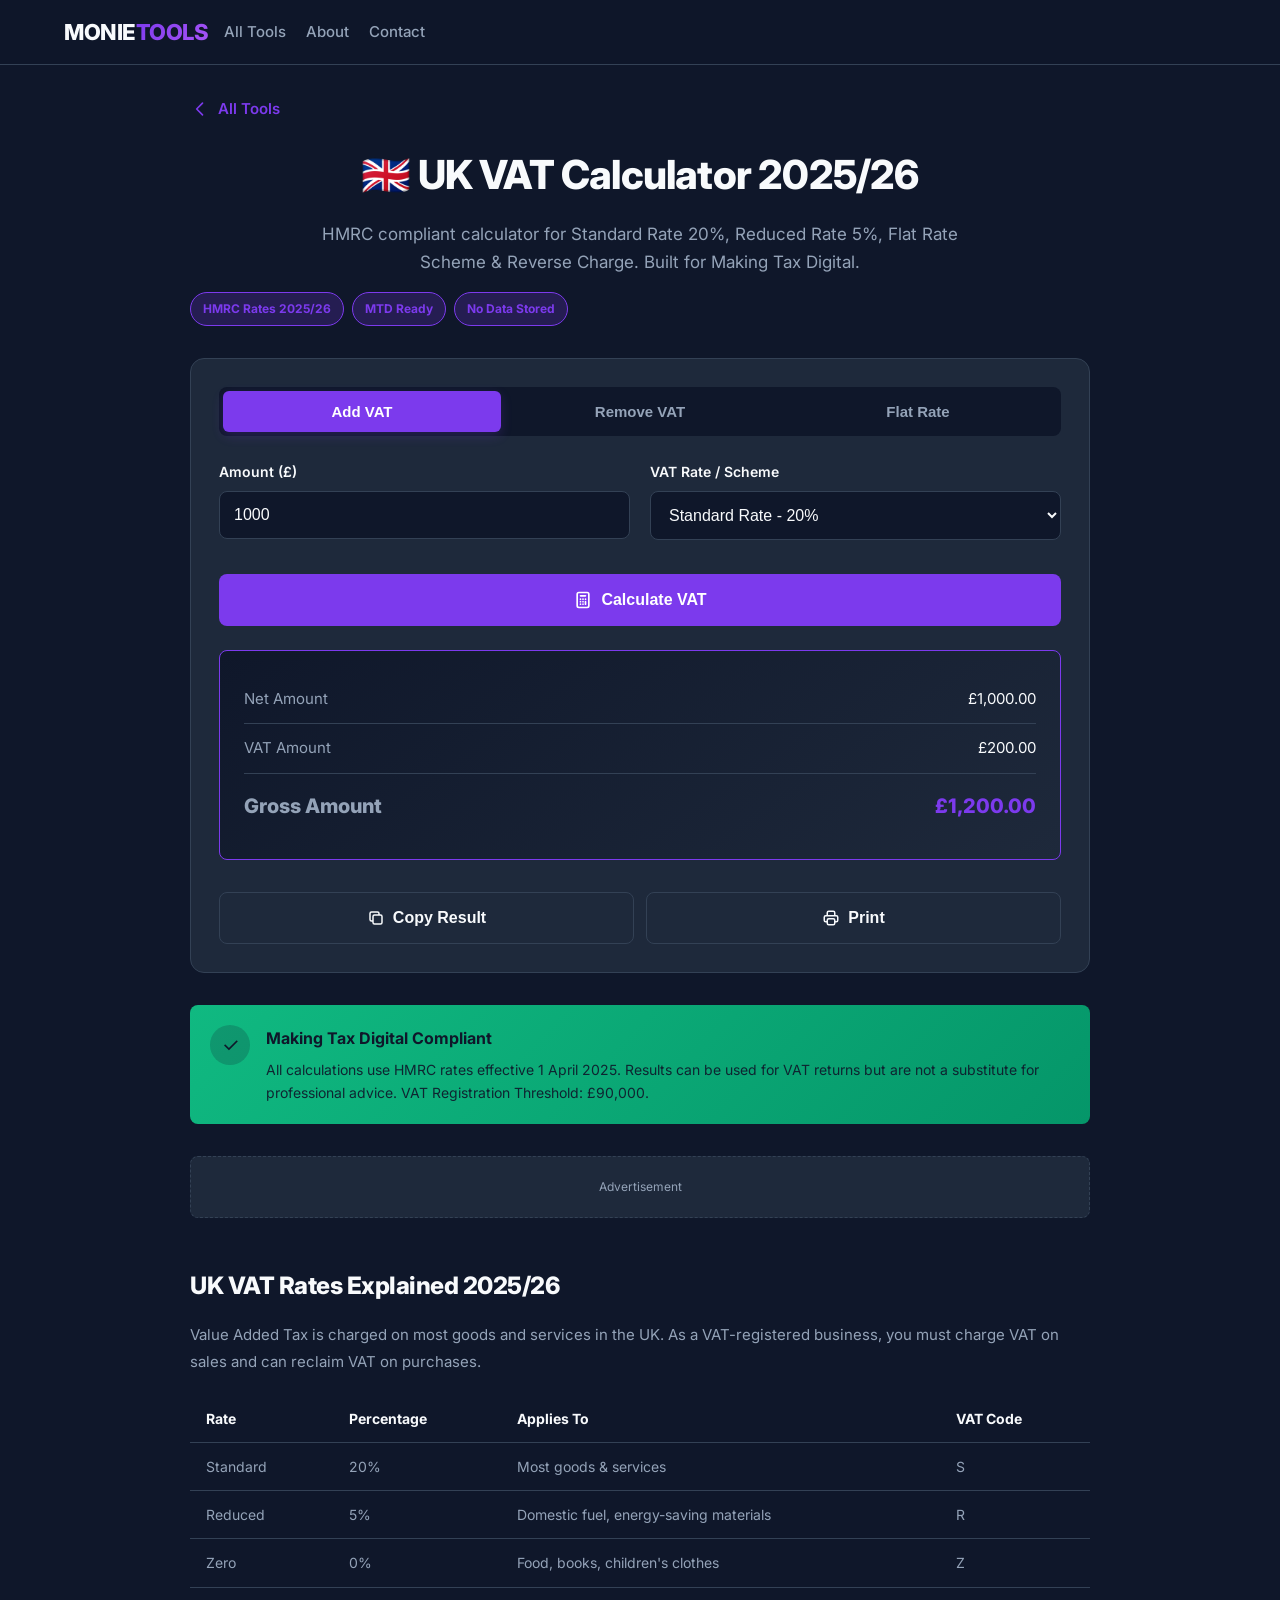
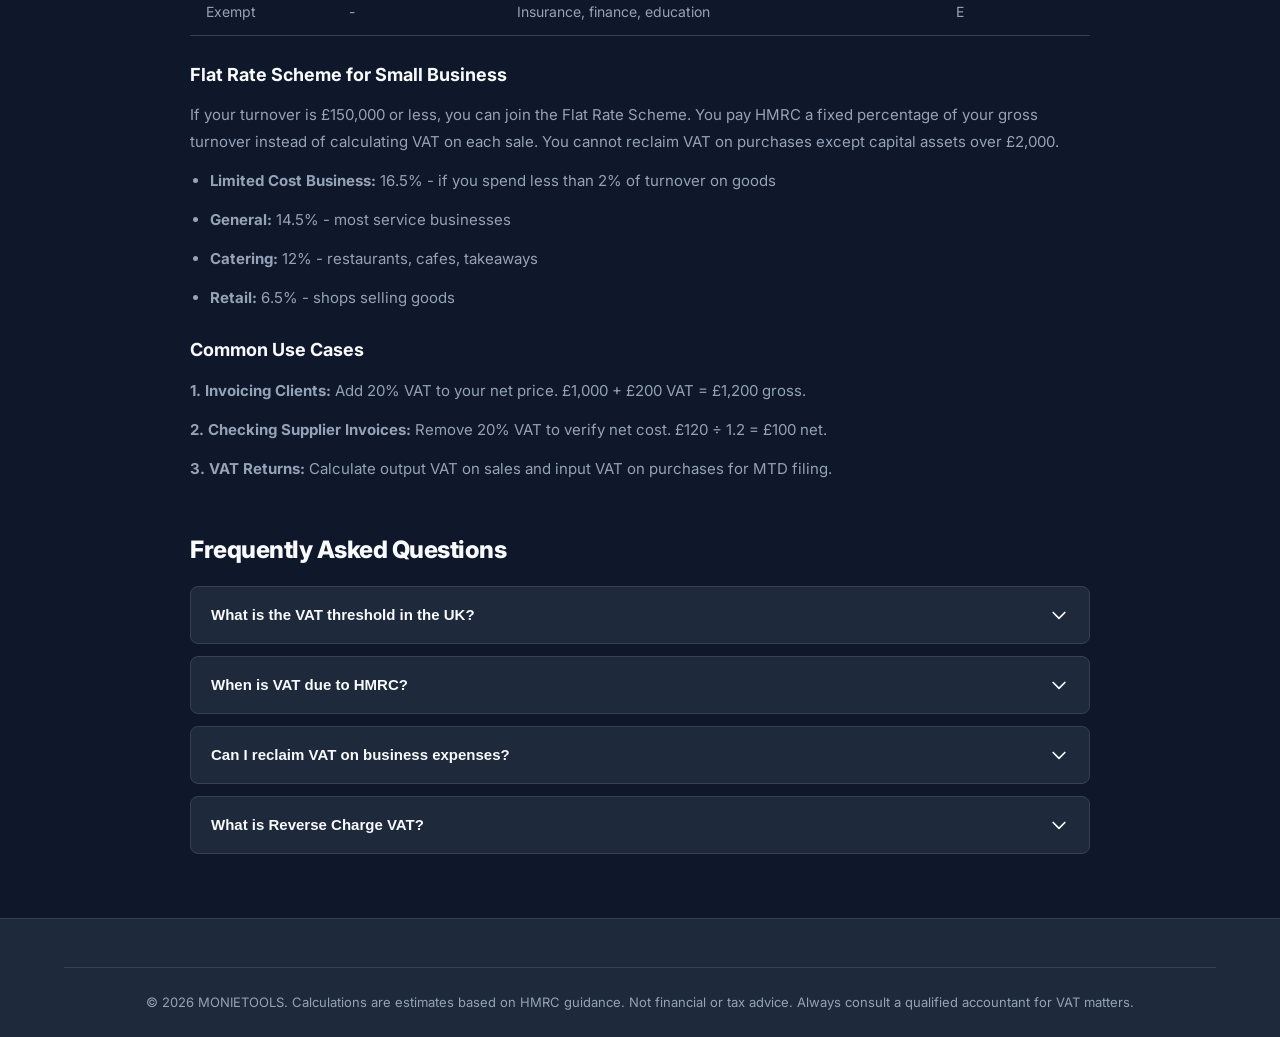
<file: tools/uk-vat-calculator.html>
<!DOCTYPE html>
<html lang="en">
<head>
<meta charset="UTF-8">
<meta name="viewport" content="width=device-width, initial-scale=1.0">
<title>UK VAT Calculator 2025 | Standard, Flat Rate & Reverse Charge | MONIETOOLS</title>
<meta name="description" content="Calculate UK VAT for 2025/26. Add or remove 20%, 5%, or 0% VAT. Includes HMRC Flat Rate Scheme, MTD compliance guide, and invoice examples. Free, no sign-up.">
<meta name="theme-color" content="#0f172a">
<link rel="stylesheet" href="../style.css">
<link rel="preconnect" href="https://fonts.googleapis.com">
<link href="https://fonts.googleapis.com/css2?family=Inter:wght@400;500;600;700;800&display=swap" rel="stylesheet">
<script type="application/ld+json">
{
 "@context":"https://schema.org",
 "@type":"SoftwareApplication",
 "name":"UK VAT Calculator",
 "applicationCategory":"FinanceApplication",
 "operatingSystem":"Web",
 "offers":{"@type":"Offer","price":"0","priceCurrency":"GBP"},
 "aggregateRating":{"@type":"AggregateRating","ratingValue":"4.9","ratingCount":"2847"}
}
</script>
<script type="application/ld+json">
{
 "@context":"https://schema.org",
 "@type":"FAQPage",
 "mainEntity":[
  {"@type":"Question","name":"What is the current VAT rate in the UK for 2025?","acceptedAnswer":{"@type":"Answer","text":"The standard VAT rate is 20%. Reduced rate is 5% for domestic fuel and energy-saving materials. Zero rate 0% applies to food, books, and children's clothes."}},
  {"@type":"Question","name":"How do I calculate VAT from a gross amount?","acceptedAnswer":{"@type":"Answer","text":"Divide the gross amount by 1.2 for 20% VAT. Example: £120 ÷ 1.2 = £100 net, £20 VAT."}},
  {"@type":"Question","name":"What is the VAT Flat Rate Scheme?","acceptedAnswer":{"@type":"Answer","text":"A simplified scheme for businesses under £150k turnover. You pay HMRC a fixed % of gross turnover. Rates range from 4% to 16.5% depending on sector."}}
 ]
}
</script>
<style>
.tool-wrap{max-width:900px;margin:32px auto}
.tool-header{text-align:center;margin-bottom:32px}
.tool-header h1{font-size:clamp(26px,4vw,40px);font-weight:800;margin-bottom:12px;letter-spacing:-0.8px}
.tool-header p{color:var(--muted);font-size:17px;max-width:650px;margin:0 auto}
.calc-card{background:var(--card);border:1px solid var(--border);border-radius:var(--radius);padding:28px;margin-bottom:28px}
.tabs{display:flex;background:var(--navy);border-radius:var(--radius-sm);padding:4px;margin-bottom:24px}
.tab{flex:1;padding:12px;border:none;background:transparent;color:var(--muted);font-weight:600;border-radius:6px;cursor:pointer;transition:all var(--t);font-size:15px}
.tab.active{background:var(--purple);color:white;box-shadow:0 4px 12px var(--purple-glow)}
.input-group{margin-bottom:18px}
.input-group label{display:block;font-weight:600;margin-bottom:8px;font-size:14px}
.input-group input,.input-group select{width:100%;background:var(--navy);border:1px solid var(--border);border-radius:var(--radius-sm);padding:14px;color:var(--text);font-size:16px;outline:0;transition:all var(--t)}
.input-group input:focus,.input-group select:focus{border-color:var(--purple);box-shadow:0 0 0 3px var(--purple-glow)}
.results{background:linear-gradient(145deg,var(--navy),var(--navy-light));border:1px solid var(--purple);border-radius:var(--radius-sm);padding:24px;margin-top:24px}
.result-row{display:flex;justify-content:space-between;padding:12px 0;border-bottom:1px solid var(--border);font-size:15px}
.result-row:last-child{border:none;font-weight:800;font-size:20px;color:var(--purple);padding-top:16px}
.result-row span:first-child{color:var(--muted)}
.btn{display:inline-flex;align-items:center;justify-content:center;gap:8px;width:100%;background:var(--purple);color:white;border:none;padding:16px;border-radius:var(--radius-sm);font-weight:700;font-size:16px;cursor:pointer;transition:all var(--t);margin-top:16px}
.btn:hover{background:var(--purple-dark);transform:translateY(-2px);box-shadow:0 8px 20px var(--purple-glow)}
.btn-secondary{background:var(--navy-light);border:1px solid var(--border);color:var(--text)}
.btn-secondary:hover{background:var(--card-hover)}
.action-row{display:grid;grid-template-columns:1fr 1fr;gap:12px;margin-top:16px}
.content-section{margin:48px 0}
.content-section h2{font-size:24px;font-weight:800;margin-bottom:16px;letter-spacing:-0.5px}
.content-section h3{font-size:18px;font-weight:700;margin:24px 0 12px}
.content-section p,.content-section li{color:var(--muted);line-height:1.8;margin-bottom:12px}
.content-section ul{padding-left:20px}
.badge-row{display:flex;flex-wrap:wrap;gap:8px;margin:16px 0}
.badge-pro{background:var(--purple-glow);color:var(--purple);border:1px solid var(--purple);font-size:12px;font-weight:700;padding:6px 12px;border-radius:20px}
.faq-item{background:var(--card);border:1px solid var(--border);border-radius:var(--radius-sm);margin-bottom:12px;overflow:hidden}
.faq-q{width:100%;background:transparent;border:none;color:var(--text);padding:18px 20px;text-align:left;font-weight:600;font-size:15px;cursor:pointer;display:flex;justify-content:space-between;align-items:center}
.faq-q:hover{background:var(--navy-light)}
.faq-a{padding:0 20px;max-height:0;overflow:hidden;transition:max-height .3s ease;color:var(--muted);line-height:1.7}
.faq-item.open .faq-a{padding:0 20px 18px;max-height:300px}
.faq-item.open .faq-icon{transform:rotate(180deg)}
.faq-icon{transition:transform var(--t)}
.table-wrap{overflow-x:auto;margin:20px 0}
table{width:100%;border-collapse:collapse;font-size:14px}
th,td{padding:12px 16px;text-align:left;border-bottom:1px solid var(--border)}
th{background:var(--navy);font-weight:700;color:var(--text)}
td{color:var(--muted)}
.back-link{display:inline-flex;align-items:center;gap:8px;color:var(--purple);font-weight:600;margin-bottom:20px;transition:gap var(--t)}
.back-link:hover{gap:12px}
.compliance{background:linear-gradient(135deg,var(--success),#059669);color:var(--navy);border-radius:var(--radius-sm);padding:20px;margin:32px 0;display:flex;gap:16px;align-items:flex-start}
.compliance-icon{flex-shrink:0;width:40px;height:40px;background:rgba(15,23,42,0.2);border-radius:50%;display:flex;align-items:center;justify-content:center;font-size:20px}
.compliance h4{color:var(--navy);margin-bottom:6px;font-size:16px}
.compliance p{color:var(--navy);opacity:0.9;margin:0;font-size:14px}
@media(min-width:640px){.calc-grid{display:grid;grid-template-columns:1fr 1fr;gap:20px}}
</style>
</head>
<body>
<header class="header">
  <div class="container header-inner">
    <a class="logo" href="../">MONIE<span>TOOLS</span></a>
    <nav class="nav">
      <a href="../">All Tools</a>
      <a href="../about.html">About</a>
      <a href="../contact.html">Contact</a>
    </nav>
  </div>
</header>

<main>
<div class="container">
  <div class="tool-wrap">
    <a href="../" class="back-link">
      <svg width="20" height="20" fill="none" stroke="currentColor" viewBox="0 0 24 24"><path stroke-linecap="round" stroke-linejoin="round" stroke-width="2" d="M15 19l-7-7 7-7"/></svg>
      All Tools
    </a>
    
    <div class="tool-header">
      <h1>🇬🇧 UK VAT Calculator 2025/26</h1>
      <p>HMRC compliant calculator for Standard Rate 20%, Reduced Rate 5%, Flat Rate Scheme & Reverse Charge. Built for Making Tax Digital.</p>
      <div class="badge-row">
        <span class="badge-pro">HMRC Rates 2025/26</span>
        <span class="badge-pro">MTD Ready</span>
        <span class="badge-pro">No Data Stored</span>
      </div>
    </div>

    <div class="calc-card">
      <div class="tabs">
        <button class="tab active" data-tab="add">Add VAT</button>
        <button class="tab" data-tab="remove">Remove VAT</button>
        <button class="tab" data-tab="flat">Flat Rate</button>
      </div>

      <div class="calc-grid">
        <div class="input-group">
          <label for="amount">Amount (£)</label>
          <input type="number" id="amount" placeholder="1000.00" value="1000" step="0.01" min="0">
        </div>
        <div class="input-group">
          <label for="rate">VAT Rate / Scheme</label>
          <select id="rate">
            <option value="20">Standard Rate - 20%</option>
            <option value="5">Reduced Rate - 5%</option>
            <option value="0">Zero Rate - 0%</option>
            <optgroup label="Flat Rate Scheme">
              <option value="16.5">Limited Cost Business - 16.5%</option>
              <option value="14.5">General - 14.5%</option>
              <option value="12">Catering - 12%</option>
              <option value="9.5">Hotels - 9.5%</option>
              <option value="6.5">Retail - 6.5%</option>
            </optgroup>
          </select>
        </div>
      </div>

      <button class="btn" id="calculate">
        <svg width="20" height="20" fill="none" stroke="currentColor" viewBox="0 0 24 24"><path stroke-linecap="round" stroke-linejoin="round" stroke-width="2" d="M9 7h6m0 10v-3m-3 3h.01M9 17h.01M9 14h.01M12 14h.01M15 11h.01M12 11h.01M9 11h.01M7 21h10a2 2 0 002-2V5a2 2 0 00-2-2H7a2 2 0 00-2 2v14a2 2 0 002 2z"/></svg>
        Calculate VAT
      </button>

      <div class="results" id="results" style="display:none">
        <div class="result-row">
          <span id="label-net">Net Amount</span>
          <span id="net">£0.00</span>
        </div>
        <div class="result-row">
          <span>VAT Amount</span>
          <span id="vat">£0.00</span>
        </div>
        <div class="result-row">
          <span id="label-gross">Gross Amount</span>
          <span id="gross">£0.00</span>
        </div>
      </div>

      <div class="action-row" id="actions" style="display:none">
        <button class="btn btn-secondary" id="copyBtn">
          <svg width="18" height="18" fill="none" stroke="currentColor" viewBox="0 0 24 24"><path stroke-linecap="round" stroke-linejoin="round" stroke-width="2" d="M8 16H6a2 2 0 01-2-2V6a2 2 0 012-2h8a2 2 0 012 2v2m-6 12h8a2 2 0 002-2v-8a2 2 0 00-2-2h-8a2 2 0 00-2 2v8a2 2 0 002 2z"/></svg>
          Copy Result
        </button>
        <button class="btn btn-secondary" id="printBtn">
          <svg width="18" height="18" fill="none" stroke="currentColor" viewBox="0 0 24 24"><path stroke-linecap="round" stroke-linejoin="round" stroke-width="2" d="M17 17h2a2 2 0 002-2v-4a2 2 0 00-2-2H5a2 2 0 00-2 2v4a2 2 0 002 2h2m2 4h6a2 2 0 002-2v-4a2 2 0 00-2-2H9a2 2 0 00-2 2v4a2 2 0 002 2zm8-12V5a2 2 0 00-2-2H9a2 2 0 00-2 2v4h10z"/></svg>
          Print
        </button>
      </div>
    </div>

    <div class="compliance">
      <div class="compliance-icon">✓</div>
      <div>
        <h4>Making Tax Digital Compliant</h4>
        <p>All calculations use HMRC rates effective 1 April 2025. Results can be used for VAT returns but are not a substitute for professional advice. VAT Registration Threshold: £90,000.</p>
      </div>
    </div>

    <div class="ad-slot"><span>Advertisement</span></div>

    <section class="content-section">
      <h2>UK VAT Rates Explained 2025/26</h2>
      <p>Value Added Tax is charged on most goods and services in the UK. As a VAT-registered business, you must charge VAT on sales and can reclaim VAT on purchases.</p>
      
      <div class="table-wrap">
        <table>
          <thead>
            <tr><th>Rate</th><th>Percentage</th><th>Applies To</th><th>VAT Code</th></tr>
          </thead>
          <tbody>
            <tr><td>Standard</td><td>20%</td><td>Most goods & services</td><td>S</td></tr>
            <tr><td>Reduced</td><td>5%</td><td>Domestic fuel, energy-saving materials</td><td>R</td></tr>
            <tr><td>Zero</td><td>0%</td><td>Food, books, children's clothes</td><td>Z</td></tr>
            <tr><td>Exempt</td><td>-</td><td>Insurance, finance, education</td><td>E</td></tr>
          </tbody>
        </table>
      </div>

      <h3>Flat Rate Scheme for Small Business</h3>
      <p>If your turnover is £150,000 or less, you can join the Flat Rate Scheme. You pay HMRC a fixed percentage of your gross turnover instead of calculating VAT on each sale. You cannot reclaim VAT on purchases except capital assets over £2,000.</p>
      <ul>
        <li><strong>Limited Cost Business:</strong> 16.5% - if you spend less than 2% of turnover on goods</li>
        <li><strong>General:</strong> 14.5% - most service businesses</li>
        <li><strong>Catering:</strong> 12% - restaurants, cafes, takeaways</li>
        <li><strong>Retail:</strong> 6.5% - shops selling goods</li>
      </ul>

      <h3>Common Use Cases</h3>
      <p><strong>1. Invoicing Clients:</strong> Add 20% VAT to your net price. £1,000 + £200 VAT = £1,200 gross.</p>
      <p><strong>2. Checking Supplier Invoices:</strong> Remove 20% VAT to verify net cost. £120 ÷ 1.2 = £100 net.</p>
      <p><strong>3. VAT Returns:</strong> Calculate output VAT on sales and input VAT on purchases for MTD filing.</p>
    </section>

    <section class="content-section">
      <h2>Frequently Asked Questions</h2>
      <div class="faq-item">
        <button class="faq-q">What is the VAT threshold in the UK? <svg class="faq-icon" width="20" height="20" fill="none" stroke="currentColor" viewBox="0 0 24 24"><path stroke-linecap="round" stroke-linejoin="round" stroke-width="2" d="M19 9l-7 7-7-7"/></svg></button>
        <div class="faq-a">You must register for VAT if your taxable turnover exceeds £90,000 in the last 12 months, or you expect it to in the next 30 days. You can voluntarily register below this threshold.</div>
      </div>
      <div class="faq-item">
        <button class="faq-q">When is VAT due to HMRC? <svg class="faq-icon" width="20" height="20" fill="none" stroke="currentColor" viewBox="0 0 24 24"><path stroke-linecap="round" stroke-linejoin="round" stroke-width="2" d="M19 9l-7 7-7-7"/></svg></button>
        <div class="faq-a">VAT returns are usually quarterly. Payment is due 1 month and 7 days after the end of your VAT period. For monthly returns, payment is due 1 month and 7 days after month end.</div>
      </div>
      <div class="faq-item">
        <button class="faq-q">Can I reclaim VAT on business expenses? <svg class="faq-icon" width="20" height="20" fill="none" stroke="currentColor" viewBox="0 0 24 24"><path stroke-linecap="round" stroke-linejoin="round" stroke-width="2" d="M19 9l-7 7-7-7"/></svg></button>
        <div class="faq-a">Yes, if you’re VAT registered and the expense is for business purposes. You need a valid VAT invoice. You cannot reclaim VAT on entertainment, cars, or goods for personal use.</div>
      </div>
      <div class="faq-item">
        <button class="faq-q">What is Reverse Charge VAT? <svg class="faq-icon" width="20" height="20" fill="none" stroke="currentColor" viewBox="0 0 24 24"><path stroke-linecap="round" stroke-linejoin="round" stroke-width="2" d="M19 9l-7 7-7-7"/></svg></button>
        <div class="faq-a">For construction services, the customer accounts for VAT instead of the supplier. This prevents missing trader fraud. Applies to specified services between VAT-registered businesses.</div>
      </div>
    </section>
  </div>
</div>
</main>

<footer class="footer">
  <div class="container">
    <div class="footer-bottom">
      <p>© 2026 MONIETOOLS. Calculations are estimates based on HMRC guidance. Not financial or tax advice. Always consult a qualified accountant for VAT matters.</p>
    </div>
  </div>
</footer>

<script>
const amount=document.getElementById('amount'),rate=document.getElementById('rate'),results=document.getElementById('results'),actions=document.getElementById('actions');
const netEl=document.getElementById('net'),vatEl=document.getElementById('vat'),grossEl=document.getElementById('gross');
const labelNet=document.getElementById('label-net'),labelGross=document.getElementById('label-gross');
let mode='add';

document.querySelectorAll('.tab').forEach(tab=>{
  tab.addEventListener('click',()=>{
    document.querySelectorAll('.tab').forEach(t=>t.classList.remove('active'));
    tab.classList.add('active');
    mode=tab.dataset.tab;
    calculate();
  });
});

function formatGBP(n){return new Intl.NumberFormat('en-GB',{style:'currency',currency:'GBP'}).format(n)}

function calculate(){
  const amt=parseFloat(amount.value)||0,r=parseFloat(rate.value)/100;
  if(amt<=0){results.style.display='none';actions.style.display='none';return}
  let net,vat,gross;
  
  if(mode==='add'||mode==='flat'){
    net=amt;vat=amt*r;gross=amt+vat;
    labelNet.textContent='Net Amount';labelGross.textContent='Gross Amount';
  }else{
    gross=amt;net=amt/(1+r);vat=gross-net;
    labelNet.textContent='Net Amount';labelGross.textContent='Gross Amount';
  }
  
  netEl.textContent=formatGBP(net);
  vatEl.textContent=formatGBP(vat);
  grossEl.textContent=formatGBP(gross);
  results.style.display='block';
  actions.style.display='grid';
}

document.getElementById('calculate').addEventListener('click',calculate);
amount.addEventListener('input',calculate);
rate.addEventListener('change',calculate);

document.getElementById('copyBtn').addEventListener('click',()=>{
  const text=`UK VAT Calculation\nNet: ${netEl.textContent}\nVAT (${rate.value}%): ${vatEl.textContent}\nGross: ${grossEl.textContent}`;
  navigator.clipboard.writeText(text).then(()=>{
    const btn=document.getElementById('copyBtn');
    btn.innerHTML='✓ Copied!';
    setTimeout(()=>btn.innerHTML='<svg width="18" height="18" fill="none" stroke="currentColor" viewBox="0 0 24 24"><path stroke-linecap="round" stroke-linejoin="round" stroke-width="2" d="M8 16H6a2 2 0 01-2-2V6a2 2 0 012-2h8a2 2 0 012 2v2m-6 12h8a2 2 0 002-2v-8a2 2 0 00-2-2h-8a2 2 0 00-2 2v8a2 2 0 002 2z"/></svg> Copy Result',2000);
  });
});

document.getElementById('printBtn').addEventListener('click',()=>window.print());

document.querySelectorAll('.faq-q').forEach(q=>{
  q.addEventListener('click',()=>{
    const item=q.parentElement;
    document.querySelectorAll('.faq-item').forEach(i=>{if(i!==item)i.classList.remove('open')});
    item.classList.toggle('open');
  });
});

calculate();
</script>
</body>
        </html>
</file>
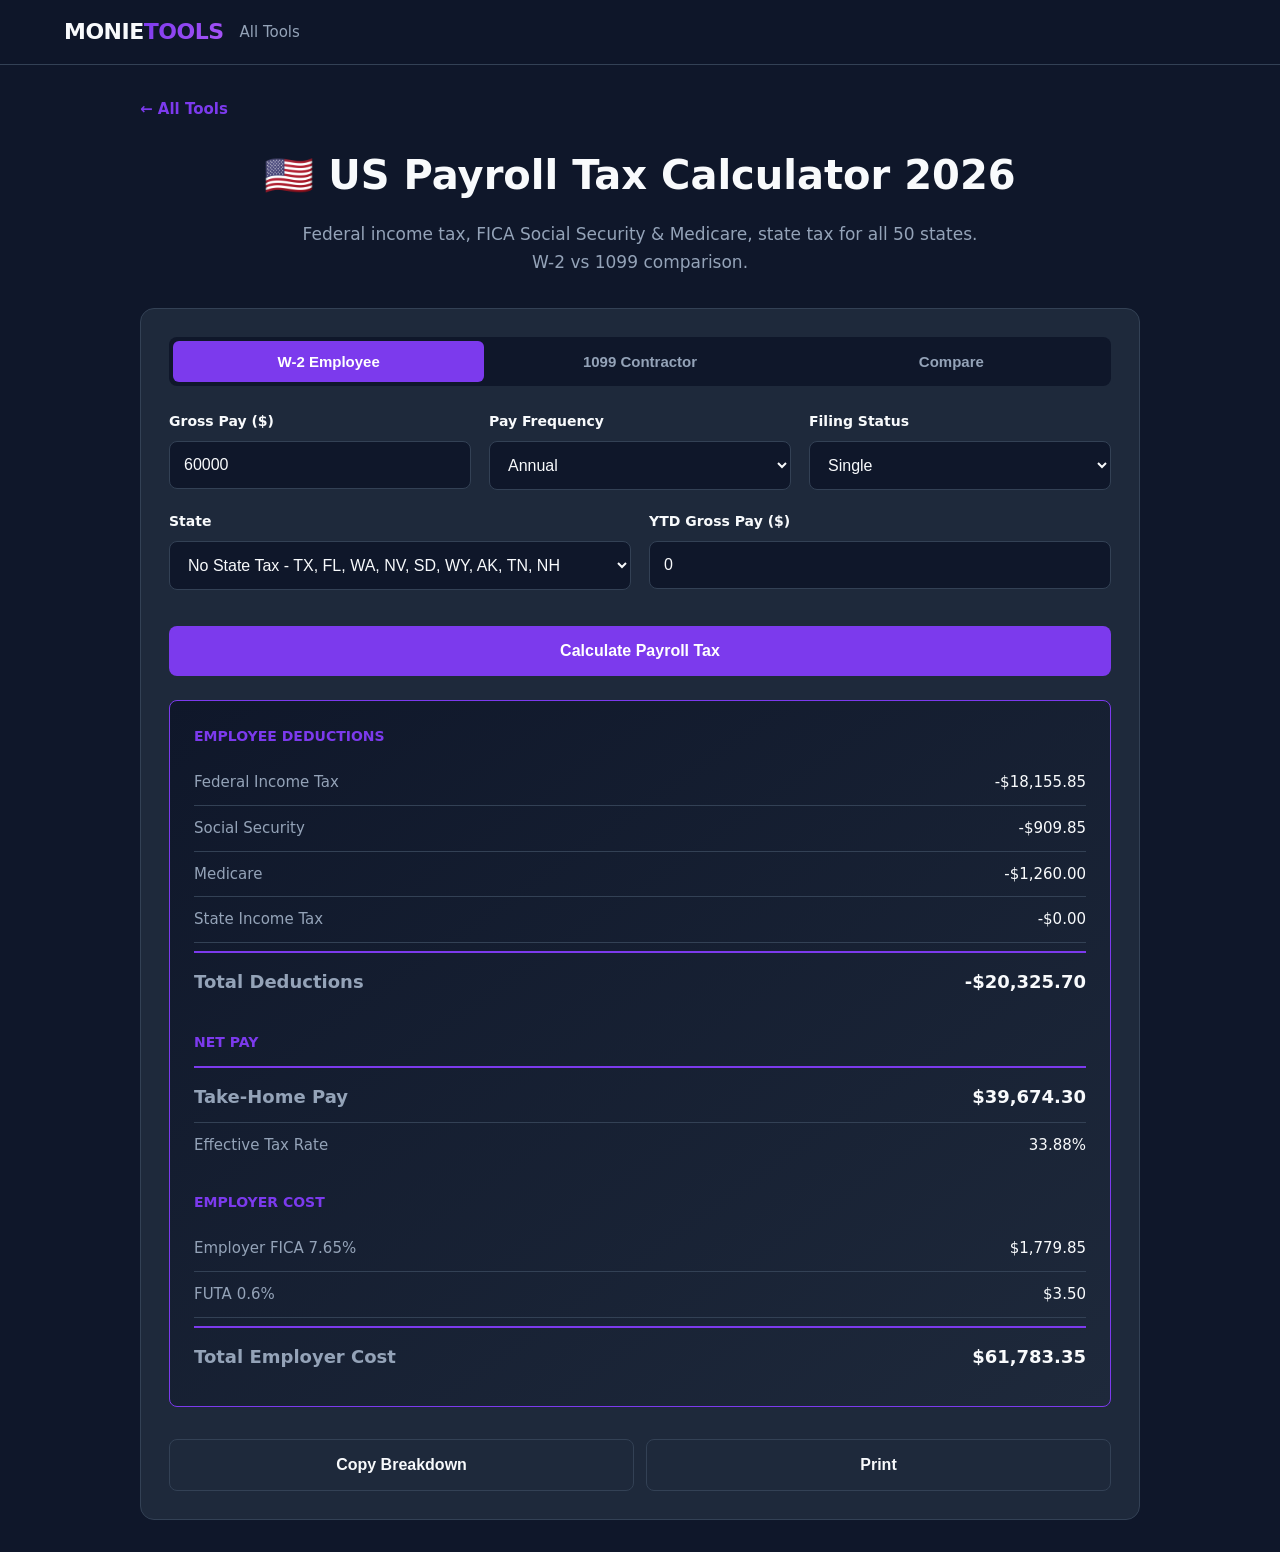
<file: tools/us-payroll-tax.html>
<!DOCTYPE html>
<html lang="en">
<head>
<meta charset="UTF-8">
<meta name="viewport" content="width=device-width, initial-scale=1.0">
<title>US Payroll Tax Calculator 2026 | Federal, FICA, State | W-2 & 1099 | MONIETOOLS</title>
<meta name="description" content="Calculate US payroll taxes for 2026. Federal income tax, Social Security, Medicare, state tax for all 50 states. W-2 vs 1099 comparison. IRS compliant, free.">
<link rel="stylesheet" href="../style.css">
<style>
.tool-wrap{max-width:1000px;margin:32px auto}
.tool-header{text-align:center;margin-bottom:32px}
.tool-header h1{font-size:clamp(26px,4vw,40px);font-weight:800;margin-bottom:12px}
.tool-header p{color:var(--muted);font-size:17px;max-width:700px;margin:0 auto}
.calc-card{background:var(--card);border:1px solid var(--border);border-radius:var(--radius);padding:28px;margin-bottom:28px}
.tabs{display:flex;background:var(--navy);border-radius:var(--radius-sm);padding:4px;margin-bottom:24px}
.tab{flex:1;padding:12px;border:none;background:transparent;color:var(--muted);font-weight:600;border-radius:6px;cursor:pointer;font-size:15px}
.tab.active{background:var(--purple);color:white}
.input-grid{display:grid;gap:18px;margin-bottom:20px}
@media(min-width:640px){.input-grid{grid-template-columns:1fr 1fr}}
@media(min-width:900px){.input-grid-3{grid-template-columns:1fr 1fr 1fr}}
.input-group label{display:block;font-weight:600;margin-bottom:8px;font-size:14px}
.input-group input,.input-group select{width:100%;background:var(--navy);border:1px solid var(--border);border-radius:var(--radius-sm);padding:14px;color:var(--text);font-size:16px;outline:0}
.input-group input:focus,.input-group select:focus{border-color:var(--purple);box-shadow:0 0 0 3px var(--purple-glow)}
.results{background:linear-gradient(145deg,var(--navy),var(--navy-light));border:1px solid var(--purple);border-radius:var(--radius-sm);padding:24px;margin-top:24px}
.result-section{margin-bottom:24px}
.result-section:last-child{margin-bottom:0}
.result-section h4{font-size:14px;color:var(--purple);font-weight:700;margin-bottom:12px;text-transform:uppercase}
.result-row{display:flex;justify-content:space-between;padding:10px 0;border-bottom:1px solid var(--border);font-size:15px}
.result-row:last-child{border:none}
.result-row.total{font-weight:800;font-size:18px;padding-top:14px;margin-top:8px;border-top:2px solid var(--purple)}
.result-row span:first-child{color:var(--muted)}
.btn{width:100%;background:var(--purple);color:white;border:none;padding:16px;border-radius:var(--radius-sm);font-weight:700;font-size:16px;cursor:pointer;margin-top:16px}
.btn-secondary{background:var(--navy-light);border:1px solid var(--border);color:var(--text)}
.action-row{display:grid;grid-template-columns:1fr 1fr;gap:12px;margin-top:16px}
.back-link{display:inline-flex;align-items:center;gap:8px;color:var(--purple);font-weight:600;margin-bottom:20px}
.compare-grid{display:grid;gap:20px}
@media(min-width:768px){.compare-grid{grid-template-columns:1fr 1fr}}
.compare-card{background:var(--navy-light);border:1px solid var(--border);border-radius:var(--radius-sm);padding:20px}
.compare-card h5{font-size:16px;font-weight:700;margin-bottom:12px;color:var(--purple)}
</style>
</head>
<body>
<header class="header">
  <div class="container header-inner">
    <a class="logo" href="../">MONIE<span>TOOLS</span></a>
    <nav class="nav"><a href="../">All Tools</a></nav>
  </div>
</header>

<main>
<div class="container">
  <div class="tool-wrap">
    <a href="../" class="back-link">← All Tools</a>
    
    <div class="tool-header">
      <h1>🇺🇸 US Payroll Tax Calculator 2026</h1>
      <p>Federal income tax, FICA Social Security & Medicare, state tax for all 50 states. W-2 vs 1099 comparison.</p>
    </div>

    <div class="calc-card">
      <div class="tabs">
        <button class="tab active" data-tab="w2">W-2 Employee</button>
        <button class="tab" data-tab="1099">1099 Contractor</button>
        <button class="tab" data-tab="compare">Compare</button>
      </div>

      <div class="input-grid input-grid-3">
        <div class="input-group">
          <label for="grossPay">Gross Pay ($)</label>
          <input type="number" id="grossPay" placeholder="60000" value="60000" step="100" min="0">
        </div>
        <div class="input-group">
          <label for="payFreq">Pay Frequency</label>
          <select id="payFreq">
            <option value="12">Annual</option>
            <option value="1">Monthly</option>
            <option value="0.4615">Bi-Weekly</option>
            <option value="0.5">Semi-Monthly</option>
            <option value="0.2308">Weekly</option>
          </select>
        </div>
        <div class="input-group">
          <label for="filingStatus">Filing Status</label>
          <select id="filingStatus">
            <option value="single">Single</option>
            <option value="married">Married Filing Jointly</option>
            <option value="head">Head of Household</option>
          </select>
        </div>
      </div>

      <div class="input-grid">
        <div class="input-group">
          <label for="state">State</label>
          <select id="state">
            <option value="0">No State Tax - TX, FL, WA, NV, SD, WY, AK, TN, NH</option>
            <option value="3.07">PA - 3.07%</option>
            <option value="4.95">IL - 4.95%</option>
            <option value="5">MA - 5%</option>
            <option value="9.3">CA - 9.3%</option>
            <option value="8.82">NY - 8.82%</option>
          </select>
        </div>
        <div class="input-group">
          <label for="ytdPay">YTD Gross Pay ($)</label>
          <input type="number" id="ytdPay" placeholder="0" value="0" step="100" min="0">
        </div>
      </div>

      <button class="btn" id="calculateBtn">Calculate Payroll Tax</button>

      <div class="results" id="results" style="display:none">
        <div id="standardResults">
          <div class="result-section">
            <h4>Employee Deductions</h4>
            <div class="result-row"><span>Federal Income Tax</span><span id="federal">-$0.00</span></div>
            <div class="result-row"><span>Social Security</span><span id="ss">-$0.00</span></div>
            <div class="result-row"><span>Medicare</span><span id="medicare">-$0.00</span></div>
            <div class="result-row"><span>State Income Tax</span><span id="stateTax">-$0.00</span></div>
            <div class="result-row total"><span>Total Deductions</span><span id="totalDed">-$0.00</span></div>
          </div>
          <div class="result-section">
            <h4>Net Pay</h4>
            <div class="result-row total"><span>Take-Home Pay</span><span id="netPay">$0.00</span></div>
            <div class="result-row"><span>Effective Tax Rate</span><span id="effRate">0.00%</span></div>
          </div>
          <div class="result-section" id="employerSection">
            <h4>Employer Cost</h4>
            <div class="result-row"><span>Employer FICA 7.65%</span><span id="employerFica">$0.00</span></div>
            <div class="result-row"><span>FUTA 0.6%</span><span id="futa">$0.00</span></div>
            <div class="result-row total"><span>Total Employer Cost</span><span id="totalCost">$0.00</span></div>
          </div>
        </div>
        
        <div id="compareResults" style="display:none">
          <h4>1099 vs W-2 Comparison</h4>
          <div class="compare-grid">
            <div class="compare-card">
              <h5>W-2 Employee</h5>
              <div class="result-row"><span>Net Pay</span><span id="w2Net">$0.00</span></div>
              <div class="result-row"><span>Total Tax</span><span id="w2Tax">$0.00</span></div>
              <div class="result-row"><span>Eff. Rate</span><span id="w2Rate">0.00%</span></div>
            </div>
            <div class="compare-card">
              <h5>1099 Contractor</h5>
              <div class="result-row"><span>Net Pay</span><span id="c1099Net">$0.00</span></div>
              <div class="result-row"><span>Total Tax</span><span id="c1099Tax">$0.00</span></div>
              <div class="result-row"><span>Eff. Rate</span><span id="c1099Rate">0.00%</span></div>
            </div>
          </div>
          <div class="result-row total" style="margin-top:16px"><span>Difference in Take-Home</span><span id="diffNet">$0.00</span></div>
        </div>
      </div>

      <div class="action-row" id="actions" style="display:none">
        <button class="btn btn-secondary" id="copyBtn">Copy Breakdown</button>
        <button class="btn btn-secondary" id="printBtn">Print</button>
      </div>
    </div>
  </div>
</div>
</main>

<script>
document.addEventListener('DOMContentLoaded',function(){
  const brackets2026={single:[[11925,0.10],[48475,0.12],[103350,0.22],[197300,0.24],[250525,0.32],[626350,0.35],[Infinity,0.37]],married:[[23850,0.10],[96950,0.12],[206700,0.22],[394600,0.24],[501050,0.32],[751600,0.35],[Infinity,0.37]],head:[[17025,0.10],[64850,0.12],[103350,0.22],[197300,0.24],[250500,0.32],[626350,0.35],[Infinity,0.37]]};
  const stdDed={single:15000,married:30000,head:22500};
  const ssWageBase=176100,ssRate=0.062,medicareRate=0.0145,addlMedicare=0.009,futaRate=0.006;
  let mode='w2';
  
  document.querySelectorAll('.tab').forEach(tab=>{
    tab.addEventListener('click',()=>{
      document.querySelectorAll('.tab').forEach(t=>t.classList.remove('active'));
      tab.classList.add('active');
      mode=tab.dataset.tab;
      calculate();
    });
  });

  function calcFedTax(income,status){
    const ded=stdDed[status]||15000;
    const taxable=Math.max(0,income-ded);
    let tax=0,prev=0;
    const brackets=brackets2026[status]||brackets2026.single;
    for(const[limit,rate]of brackets){
      if(taxable>prev){
        const amt=Math.min(taxable,limit)-prev;
        tax+=amt*rate;
        prev=limit;
        if(taxable<=limit)break;
      }
    }
    return tax;
  }
  
  function formatUSD(n){return new Intl.NumberFormat('en-US',{style:'currency',currency:'USD'}).format(n)}
  
  function getCalc(gross,freq,status,stateRate,is1099){
    const annual=gross*freq;
    const fedTax=calcFedTax(annual,status);
    const fedPer=fedTax/freq;
    const ssWages=Math.min(annual,ssWageBase);
    const ssTax=is1099?ssWages*ssRate*2:ssWages*ssRate;
    const ssPer=ssTax/freq;
    const medicareBase=annual;
    const medicareTax=is1099?medicareBase*medicareRate*2:medicareBase*medicareRate;
    const medicarePer=medicareTax/freq;
    const addlThreshold=status==='married'?250000:200000;
    const addlMedicareTax=annual>addlThreshold?(annual-addlThreshold)*addlMedicare*(is1099?2:1):0;
    const stateTax=annual*stateRate;
    const statePer=stateTax/freq;
    const totalDed=fedPer+ssPer+medicarePer+statePer+(addlMedicareTax/freq);
    const netPer=gross-totalDed;
    const effRate=gross>0?(totalDed/gross)*100:0;
    const employerFica=is1099?0:(ssWages*ssRate)+(medicareBase*medicareRate);
    const futa=Math.min(annual,7000)*futaRate;
    const totalCost=annual+employerFica+futa;
    return{fedPer,ssPer,medicarePer:addlMedicareTax>0?medicarePer+(addlMedicareTax/freq):medicarePer,statePer,totalDed,netPer,effRate,employerFica:employerFica/freq,futa:futa/freq,totalCost:totalCost/freq,totalTax:totalDed*freq};
  }

  function calculate(){
    const gross=parseFloat(document.getElementById('grossPay').value)||0;
    const freq=parseFloat(document.getElementById('payFreq').value)||12;
    const status=document.getElementById('filingStatus').value;
    const stateRate=parseFloat(document.getElementById('state').value)/100;
    
    if(gross<=0){document.getElementById('results').style.display='none';document.getElementById('actions').style.display='none';return;}
    
    if(mode==='compare'){
      const w2=getCalc(gross,freq,status,stateRate,false);
      const c1099=getCalc(gross,freq,status,stateRate,true);
      document.getElementById('w2Net').textContent=formatUSD(w2.netPer);
      document.getElementById('w2Tax').textContent=formatUSD(w2.totalTax);
      document.getElementById('w2Rate').textContent=w2.effRate.toFixed(2)+'%';
      document.getElementById('c1099Net').textContent=formatUSD(c1099.netPer);
      document.getElementById('c1099Tax').textContent=formatUSD(c1099.totalTax);
      document.getElementById('c1099Rate').textContent=c1099.effRate.toFixed(2)+'%';
      document.getElementById('diffNet').textContent=formatUSD(Math.abs(w2.netPer-c1099.netPer));
      document.getElementById('standardResults').style.display='none';
      document.getElementById('compareResults').style.display='block';
    }else{
      const calc=getCalc(gross,freq,status,stateRate,mode==='1099');
      document.getElementById('federal').textContent='-'+formatUSD(calc.fedPer);
      document.getElementById('ss').textContent='-'+formatUSD(calc.ssPer);
      document.getElementById('medicare').textContent='-'+formatUSD(calc.medicarePer);
      document.getElementById('stateTax').textContent='-'+formatUSD(calc.statePer);
      document.getElementById('totalDed').textContent='-'+formatUSD(calc.totalDed);
      document.getElementById('netPay').textContent=formatUSD(calc.netPer);
      document.getElementById('effRate').textContent=calc.effRate.toFixed(2)+'%';
      document.getElementById('employerFica').textContent=formatUSD(calc.employerFica);
      document.getElementById('futa').textContent=formatUSD(calc.futa);
      document.getElementById('totalCost').textContent=formatUSD(calc.totalCost);
      document.getElementById('employerSection').style.display=mode==='1099'?'none':'block';
      document.getElementById('standardResults').style.display='block';
      document.getElementById('compareResults').style.display='none';
    }
    
    document.getElementById('results').style.display='block';
    document.getElementById('actions').style.display='grid';
  }

  document.getElementById('calculateBtn').addEventListener('click',calculate);
  ['grossPay','payFreq','filingStatus','state','ytdPay'].forEach(id=>{
    const el=document.getElementById(id);
    if(el){el.addEventListener('input',calculate);el.addEventListener('change',calculate);}
  });

  document.getElementById('copyBtn').addEventListener('click',()=>{
    const gross=parseFloat(document.getElementById('grossPay').value)||0;
    const text=`US Payroll Tax - ${mode.toUpperCase()}\nGross: ${formatUSD(gross)}\nFederal: ${document.getElementById('federal').textContent}\nSS: ${document.getElementById('ss').textContent}\nMedicare: ${document.getElementById('medicare').textContent}\nState: ${document.getElementById('stateTax').textContent}\nNet: ${document.getElementById('netPay').textContent}`;
    navigator.clipboard.writeText(text).then(()=>{
      const btn=document.getElementById('copyBtn');
      btn.textContent='✓ Copied!';
      setTimeout(()=>btn.textContent='Copy Breakdown',2000);
    });
  });
  document.getElementById('printBtn').addEventListener('click',()=>window.print());
  calculate();
});
</script>
</body>
                                                               </html>
</file>
<file: style.css>
:root{
  --navy:#0f172a;--navy-light:#1e293b;--purple:#7c3aed;--purple-glow:rgba(124,58,237,0.2);
  --purple-dark:#6d28d9;--text:#f8fafc;--muted:#94a3b8;--card:#1e293b;--card-hover:#334155;
  --border:#334155;--success:#10b981;--radius:14px;--radius-sm:8px;
  --shadow:0 4px 6px -1px rgb(0 0 0 / 0.3);--shadow-lg:0 20px 25px -5px rgb(0 0 0 / 0.4);
  --t:0.25s cubic-bezier(0.4,0,0.2,1)
}
*,*:before,*:after{box-sizing:border-box;margin:0;padding:0}
html{-webkit-tap-highlight-color:transparent;scroll-behavior:smooth}
body{background:var(--navy);color:var(--text);font:15px/1.65 'Inter',ui-sans-serif,system-ui,-apple-system,sans-serif;-webkit-font-smoothing:antialiased}
a{color:inherit;text-decoration:none}
.container{max-width:1200px;margin:0 auto;padding:0 16px}
.header{position:sticky;top:0;z-index:50;background:rgba(15,23,42,0.85);backdrop-filter:blur(16px);border-bottom:1px solid var(--border)}
.header-inner{display:flex;align-items:center;gap:16px;padding:14px 0;min-height:64px}
.logo{font-size:22px;font-weight:800;letter-spacing:-0.5px;flex-shrink:0}
.logo span{background:linear-gradient(135deg,var(--purple),#a855f7);-webkit-background-clip:text;-webkit-text-fill-color:transparent}
.nav{display:none;gap:20px}
.nav a{color:var(--muted);font-weight:500;transition:color var(--t)}
.nav a:hover{color:var(--text)}
.search{flex:1;position:relative;max-width:400px;margin-left:auto}
.search input{width:100%;background:var(--navy-light);border:1px solid var(--border);border-radius:var(--radius-sm);padding:10px 16px 10px 42px;color:var(--text);font-size:14px;outline:0;transition:all var(--t)}
.search input:focus{border-color:var(--purple);box-shadow:0 0 0 3px var(--purple-glow)}
.search svg{position:absolute;left:14px;top:50%;transform:translateY(-50%);width:18px;height:18px;color:var(--muted);pointer-events:none}
.hero{padding:48px 0 32px;text-align:center}
.hero h1{font-size:clamp(28px,5vw,48px);font-weight:800;line-height:1.1;margin-bottom:16px;letter-spacing:-1.2px}
.gradient-text{background:linear-gradient(135deg,var(--purple),#a855f7,#c084fc);-webkit-background-clip:text;-webkit-text-fill-color:transparent}
.hero p{color:var(--muted);font-size:17px;max-width:600px;margin:0 auto 20px}
.hero-badges{display:flex;flex-wrap:wrap;gap:12px;justify-content:center;font-size:13px;color:var(--muted)}
.grid{display:grid;grid-template-columns:1fr;gap:16px;margin:32px 0 56px}
.card{background:linear-gradient(145deg,var(--card),var(--navy-light));border:1px solid var(--border);border-radius:var(--radius);padding:20px;transition:all var(--t);position:relative;overflow:hidden}
.card:before{content:'';position:absolute;inset:0;background:radial-gradient(600px circle at var(--x,0) var(--y,0),var(--purple-glow),transparent 40%);opacity:0;transition:opacity var(--t)}
.card:hover:before{opacity:1}
.card:hover{transform:translateY(-6px);border-color:var(--purple);box-shadow:var(--shadow-lg)}
.card-top{display:flex;justify-content:space-between;align-items:flex-start;margin-bottom:14px}
.card-icon{width:44px;height:44px;background:var(--purple-glow);border-radius:var(--radius-sm);display:flex;align-items:center;justify-content:center;font-size:22px}
.card-vol{background:var(--success);color:var(--navy);font-size:10px;font-weight:700;padding:3px 8px;border-radius:20px}
.card h3{font-size:17px;font-weight:700;margin-bottom:8px;line-height:1.3}
.card p{color:var(--muted);font-size:14px;line-height:1.5;margin-bottom:14px;min-height:42px}
.badges{display:flex;flex-wrap:wrap;gap:6px}
.badge{background:var(--navy);border:1px solid var(--border);color:var(--muted);font-size:11px;font-weight:600;padding:3px 8px;border-radius:6px}
.footer{background:var(--navy-light);border-top:1px solid var(--border);margin-top:64px;padding:48px 0 24px;color:var(--muted);font-size:14px}
.footer-top{margin-bottom:32px}
.footer-brand{margin-bottom:32px}
.footer-brand p{max-width:400px;margin-top:12px;line-height:1.6}
.footer-grid{display:grid;grid-template-columns:repeat(2,1fr);gap:32px}
.footer h4{color:var(--text);margin-bottom:12px;font-size:15px;font-weight:600}
.footer a{display:block;color:var(--muted);margin-bottom:8px;transition:color var(--t)}
.footer a:hover{color:var(--purple)}
.footer-bottom{border-top:1px solid var(--border);padding-top:24px;text-align:center;font-size:13px}
.ad-slot{background:var(--card);border:1px dashed var(--border);border-radius:var(--radius-sm);padding:20px;text-align:center;color:var(--muted);margin:24px 0;font-size:12px}
@media(min-width:640px){
  .container{padding:0 24px}.nav{display:flex}.grid{grid-template-columns:repeat(2,1fr);gap:20px}
  .card{padding:24px}.footer-grid{grid-template-columns:repeat(4,1fr)}
}
@media(min-width:1024px){
  .grid{grid-template-columns:repeat(3,1fr)}.footer-top{display:grid;grid-template-columns:1.2fr 2fr;gap:48px}
  .footer-brand{margin-bottom:0}
}
@media(prefers-reduced-motion:no-preference){
  .card{animation:fadeUp .5s var(--t) backwards}
  .card:nth-child(1){animation-delay:.05s}.card:nth-child(2){animation-delay:.1s}
  .card:nth-child(3){animation-delay:.15s}.card:nth-child(4){animation-delay:.2s}
  .card:nth-child(5){animation-delay:.25s}.card:nth-child(6){animation-delay:.3s}
  .card:nth-child(7){animation-delay:.35s}.card:nth-child(8){animation-delay:.4s}
  .card:nth-child(9){animation-delay:.45s}.card:nth-child(10){animation-delay:.5s}
  @keyframes fadeUp{from{opacity:0;transform:translateY(24px)}to{opacity:1;transform:translateY(0)}}
        }
</file>
